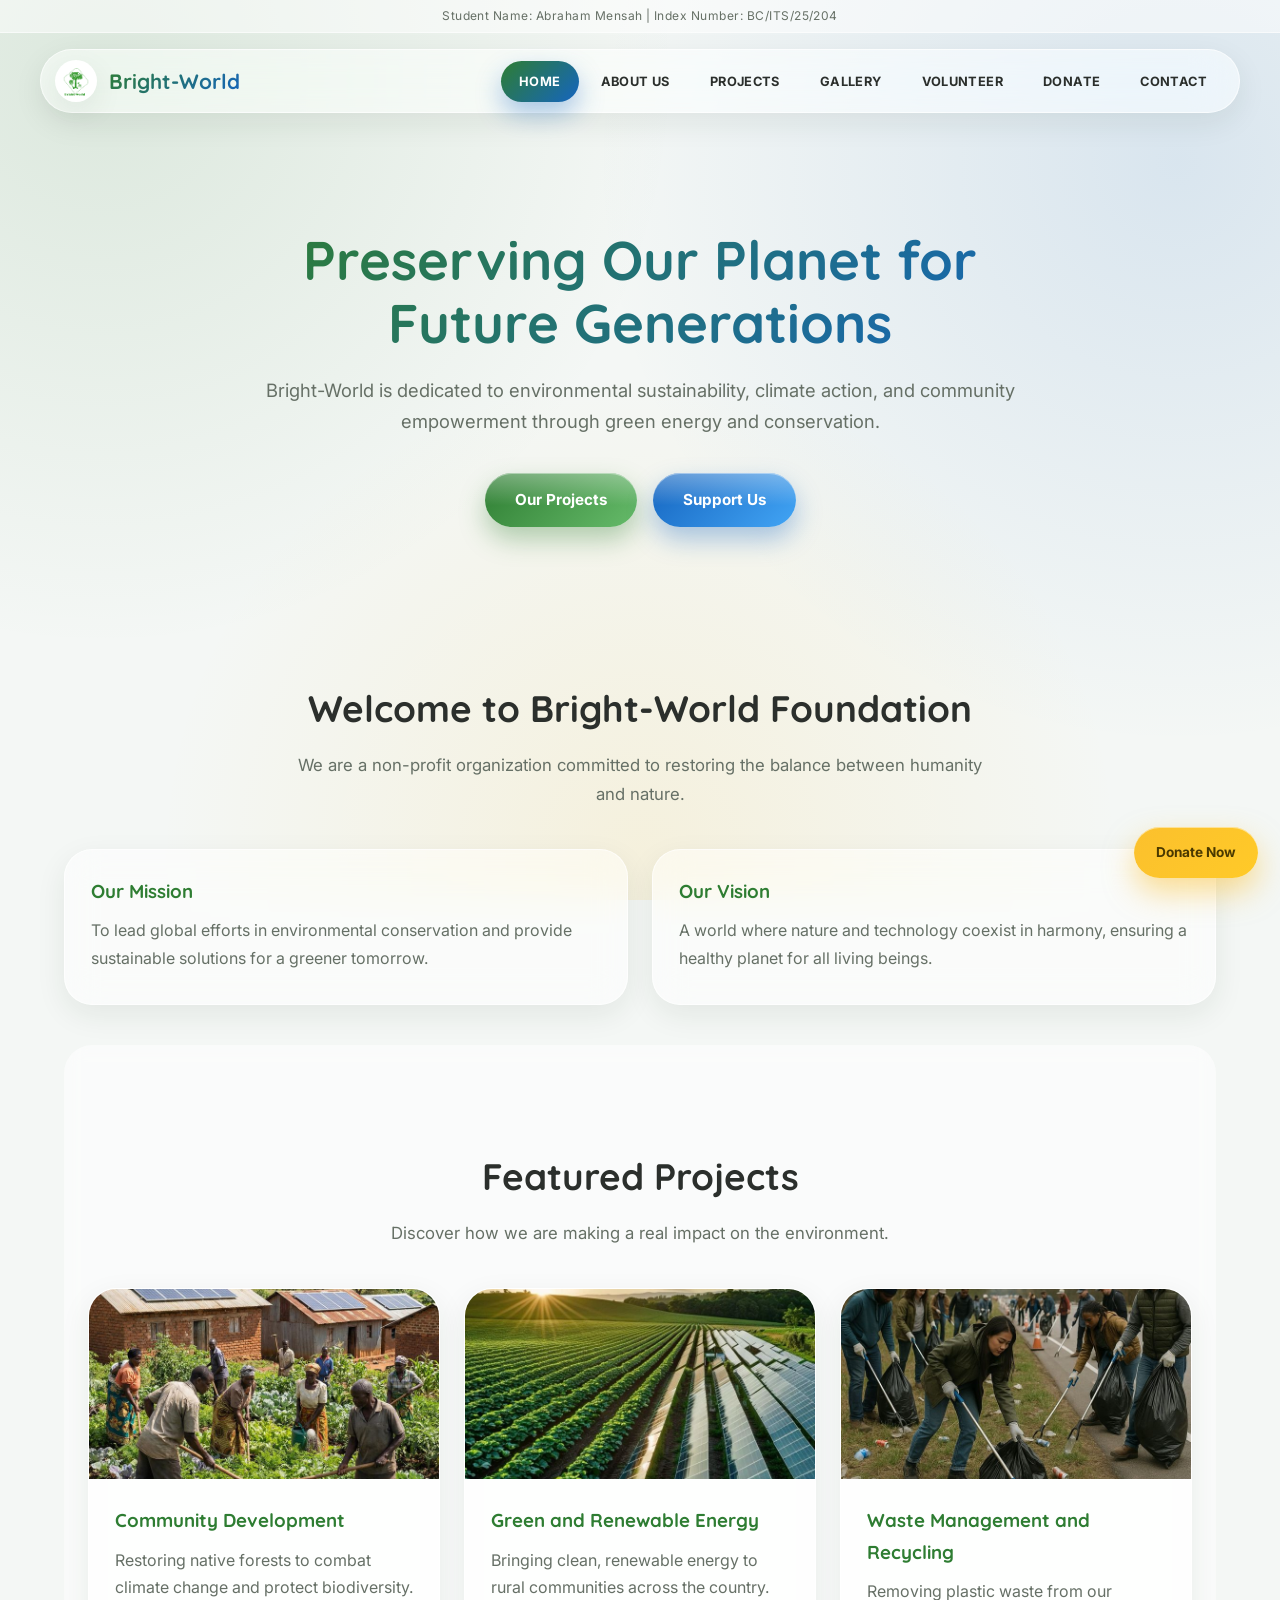
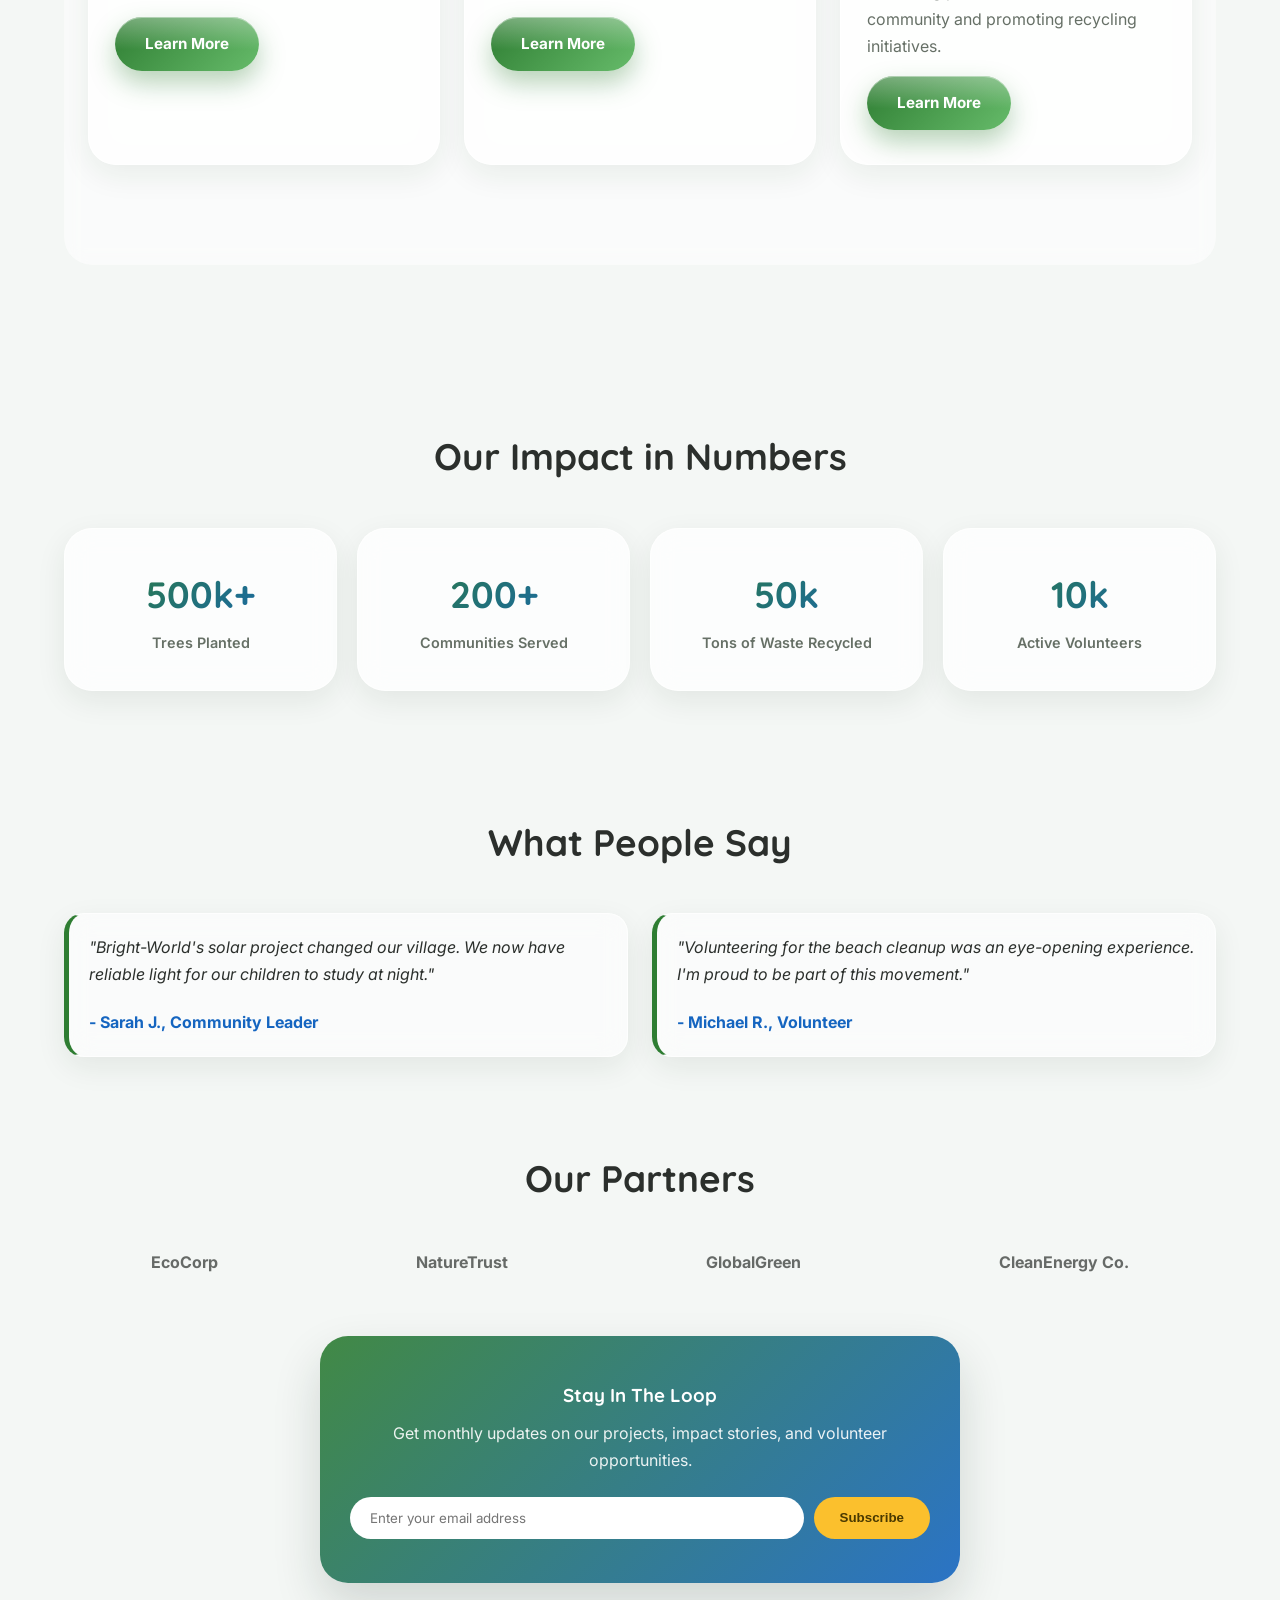
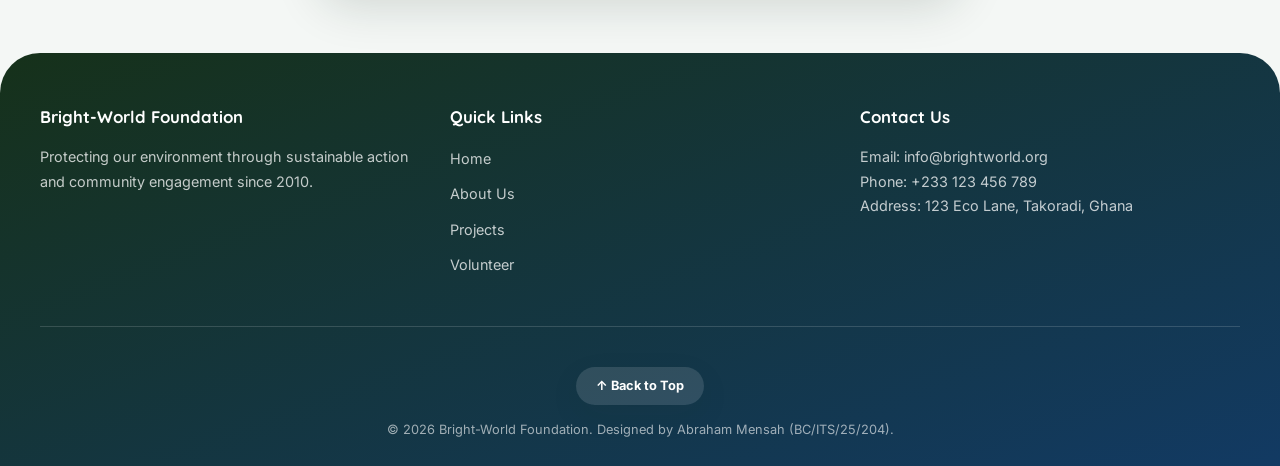
<file: index.html>
<!DOCTYPE html>
<html lang="en">
<head>
    <meta charset="UTF-8">
    <meta name="viewport" content="width=device-width, initial-scale=1.0">
    <meta name="description" content="Bright-World Foundation is a Ghana-based environmental NGO leading reforestation, renewable energy, and clean water projects for a sustainable future.">
    <title>Home | Bright-World Foundation</title>
    <link rel="stylesheet" href="css/style.css">
</head>
<body>
    <!-- Student Information Header -->
    <div class="header-top">
        Student Name: Abraham Mensah | Index Number: BC/ITS/25/204
    </div>

    <header>
        <div class="nav-container">
            <div class="logo-section">
                <img src="images/Bright world.png" alt="Bright-World Foundation Logo">
                <h1>Bright-World</h1>
            </div>
            <input type="checkbox" id="nav-toggle" class="nav-toggle">
            <label for="nav-toggle" class="nav-toggle-label" aria-label="Toggle navigation menu">
                <span></span><span></span><span></span>
            </label>
            <nav>
                <ul>
                    <li><a href="index.html" aria-current="page">HOME</a></li>
                    <li><a href="about.html">ABOUT US</a></li>
                    <li><a href="projects.html">PROJECTS</a></li>
                    <li><a href="gallery.html">GALLERY</a></li>
                    <li><a href="volunteer.html">VOLUNTEER</a></li>
                    <li><a href="donate.html">DONATE</a></li>
                    <li><a href="contact.html">CONTACT</a></li>
                </ul>
            </nav>
        </div>
    </header>

    <a href="donate.html" class="float-donate">Donate Now</a>

    <main>
        <!-- Hero Section -->
        <section class="hero">
            <h2>Preserving Our Planet for Future Generations</h2>
            <p>Bright-World is dedicated to environmental sustainability, climate action, and community empowerment through green energy and conservation.</p>
            <div class="hero-btns">
                <a href="projects.html" class="btn">Our Projects</a>
                <a href="donate.html" class="btn btn-secondary">Support Us</a>
            </div>
        </section>

        <!-- Brief Introduction -->
        <section id="intro">
            <div class="section-title">
                <h2>Welcome to Bright-World Foundation</h2>
                <p>We are a non-profit organization committed to restoring the balance between humanity and nature.</p>
            </div>
            <div class="flex-container">
                <div class="card" style="flex: 1; min-width: 300px;">
                    <div class="card-content">
                        <h3>Our Mission</h3>
                        <p>To lead global efforts in environmental conservation
                              and provide sustainable solutions for a greener tomorrow.</p>
                    </div>
                </div>
                <div class="card" style="flex: 1; min-width: 300px;">
                    <div class="card-content">
                        <h3>Our Vision</h3>
                        <p>A world where nature and technology coexist in harmony, ensuring a healthy planet for all living beings.</p>
                    </div>
                </div>
            </div>
        </section>

        <!-- Featured Projects -->
        <section id="featured-projects" class="light-bg">
            <div class="section-title">
                <h2>Featured Projects</h2>
                <p>Discover how we are making a real impact on the environment.</p>
            </div>
            <div class="grid-container">
                <div class="card">
                    <div class="card-img"><img src="images/Community Development.png" alt="Tree Planting"></div>
                    <div class="card-content">
                        <h3>Community Development</h3>
                        <p>Restoring native forests to combat climate change and protect biodiversity.</p>
                        <a href="projects.html" class="btn" style="margin-top: 10px;">Learn More</a>
                    </div>
                </div>
                <div class="card">
                    <div class="card-img"><img src="images/Green and Renewable Energy.png" alt="Solar Farm"></div>
                    <div class="card-content">
                        <h3>Green and Renewable Energy</h3>
                        <p>Bringing clean, renewable energy to rural communities across the country.</p>
                        <a href="projects.html" class="btn" style="margin-top: 10px;">Learn More</a>
                    </div>
                </div>
                <div class="card">
                    <div class="card-img"><img src="images/Waste Management and Recycling.png" alt="Beach Cleanup"></div>
                    <div class="card-content">
                        <h3>Waste Management and Recycling</h3>
                        <p>Removing plastic waste from our community and promoting recycling initiatives.</p>
                        <a href="projects.html" class="btn" style="margin-top: 10px;">Learn More</a>
                    </div>
                </div>
            </div>
        </section>

        <!-- Statistics -->
        <section class="stats-section">
            <div class="section-title">
                <h2>Our Impact in Numbers</h2>
            </div>
            <div class="stats-grid">
                <div class="stat-item">
                    <h3>500k+</h3>
                    <p>Trees Planted</p>
                </div>
                <div class="stat-item">
                    <h3>200+</h3>
                    <p>Communities Served</p>
                </div>
                <div class="stat-item">
                    <h3>50k</h3>
                    <p>Tons of Waste Recycled</p>
                </div>
                <div class="stat-item">
                    <h3>10k</h3>
                    <p>Active Volunteers</p>
                </div>
            </div>
        </section>

        <!-- Testimonials -->
        <section id="testimonials">
            <div class="section-title">
                <h2>What People Say</h2>
            </div>
            <div class="flex-container">
                <blockquote style="padding: 20px; flex: 1; min-width: 300px;">
                    "Bright-World's solar project changed our village. We now have reliable light for our children to study at night."
                    <footer style="background: none; padding: 10px 0 0; margin-top: 10px; border: none;">- Sarah J., Community Leader</footer>
                </blockquote>
                <blockquote style="padding: 20px; flex: 1; min-width: 300px;">
                    "Volunteering for the beach cleanup was an eye-opening experience. I'm proud to be part of this movement."
                    <footer style="background: none; padding: 10px 0 0; margin-top: 10px; border: none;">- Michael R., Volunteer</footer>
                </blockquote>
            </div>
        </section>

        <!-- Partners -->
        <section id="partners">
            <div class="section-title">
                <h2>Our Partners</h2>
            </div>
            <div class="flex-container" style="justify-content: space-around; opacity: 0.7;">
                <p><strong>EcoCorp</strong></p>
                <p><strong>NatureTrust</strong></p>
                <p><strong>GlobalGreen</strong></p>
                <p><strong>CleanEnergy Co.</strong></p>
            </div>
        </section>

        <!-- Newsletter Signup (new) -->
        <section class="newsletter">
            <h3>Stay In The Loop</h3>
            <p>Get monthly updates on our projects, impact stories, and volunteer opportunities.</p>
            <form action="#" method="POST" class="newsletter-form">
                <label for="newsletter-email" class="visually-hidden" style="display:none;">Email address</label>
                <input type="email" id="newsletter-email" name="newsletter-email" placeholder="Enter your email address" required autocomplete="email">
                <button type="submit">Subscribe</button>
            </form>
        </section>
    </main>

    <footer>
        <div class="footer-grid">
            <div class="footer-about">
                <h3>Bright-World Foundation</h3>
                <p>Protecting our environment through sustainable action and community engagement since 2010.</p>
            </div>
            <div class="footer-links">
                <h3>Quick Links</h3>
                <ul>
                    <li><a href="index.html">Home</a></li>
                    <li><a href="about.html">About Us</a></li>
                    <li><a href="projects.html">Projects</a></li>
                    <li><a href="volunteer.html">Volunteer</a></li>
                </ul>
            </div>
            <div class="footer-contact">
                <h3>Contact Us</h3>
                <p>Email: info@brightworld.org</p>
                <p>Phone: +233 123 456 789</p>
                <p>Address: 123 Eco Lane, Takoradi, Ghana</p>
            </div>
        </div>
        <div class="footer-bottom">
            <a href="#top" class="back-to-top">↑ Back to Top</a>
            <p style="margin-top:14px;">&copy; 2026 Bright-World Foundation. Designed by Abraham Mensah (BC/ITS/25/204).</p>
        </div>
    </footer>
</body>
</html>
</file>
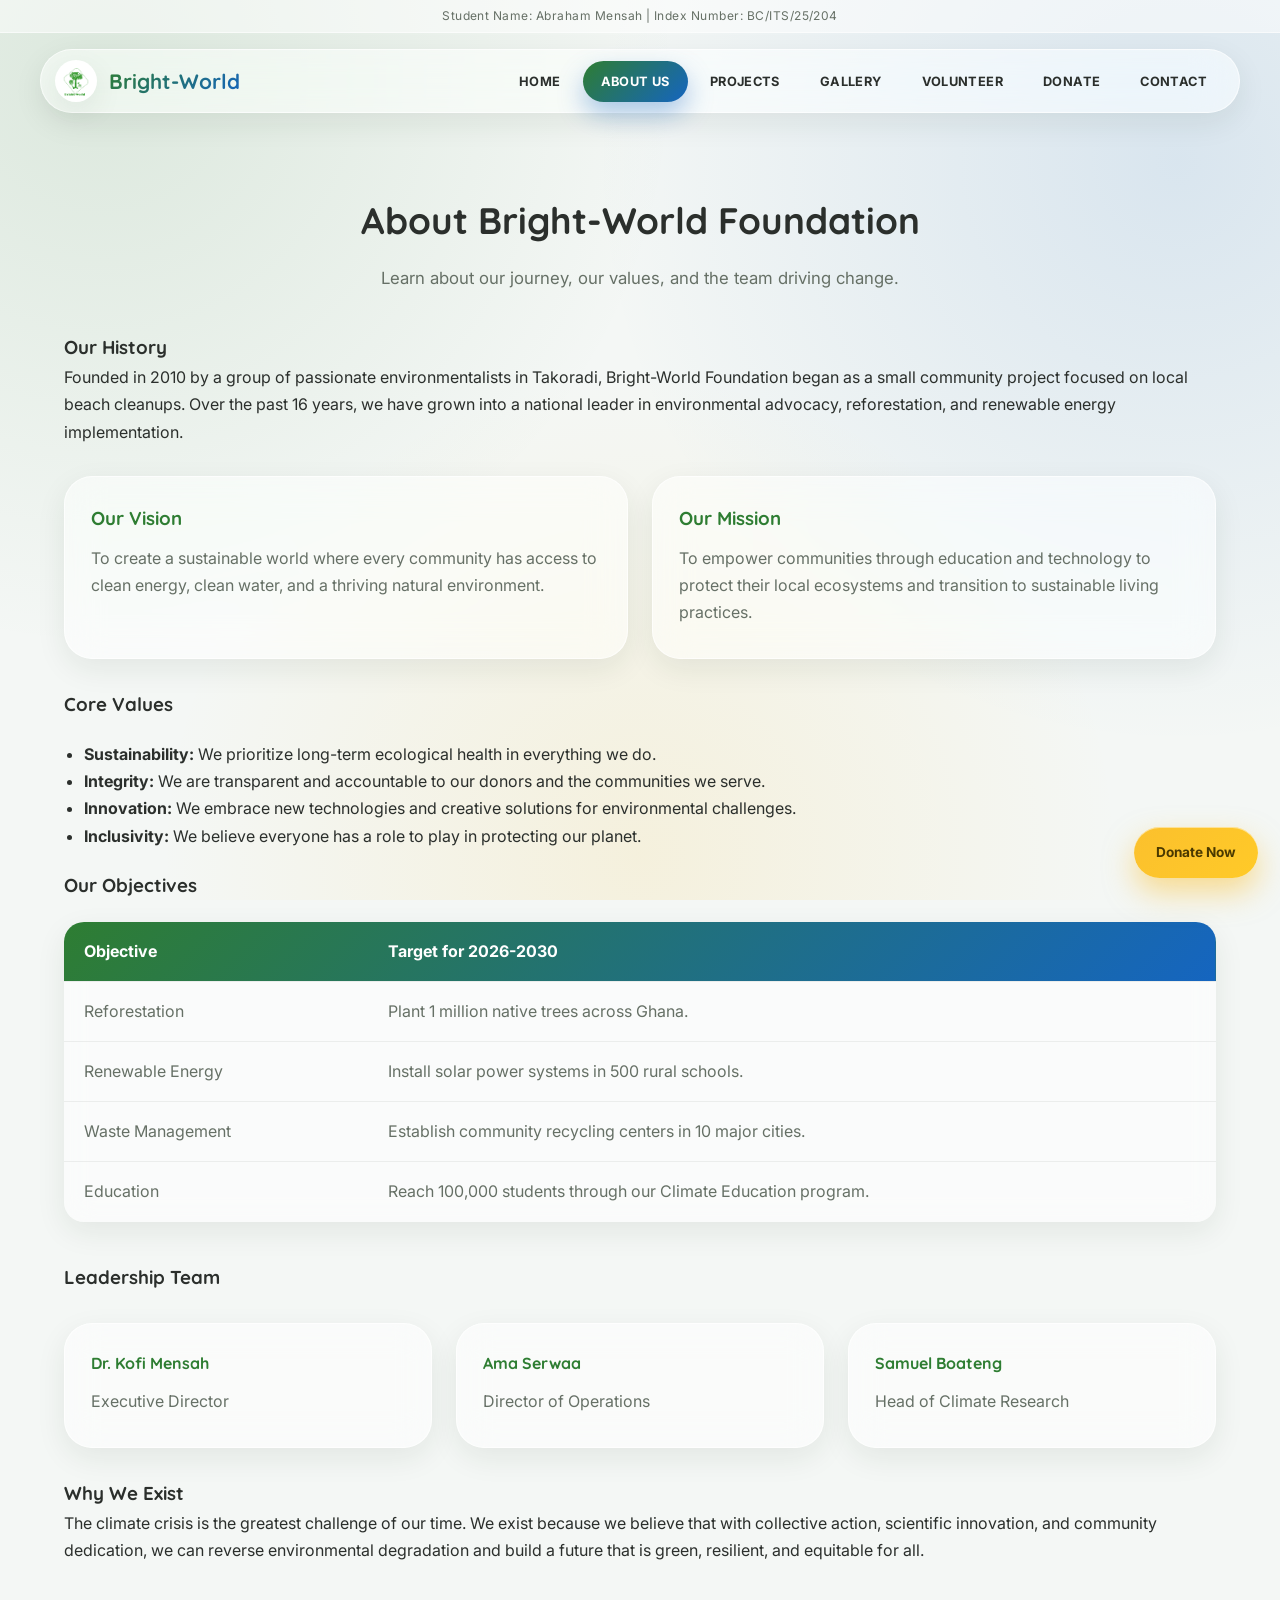
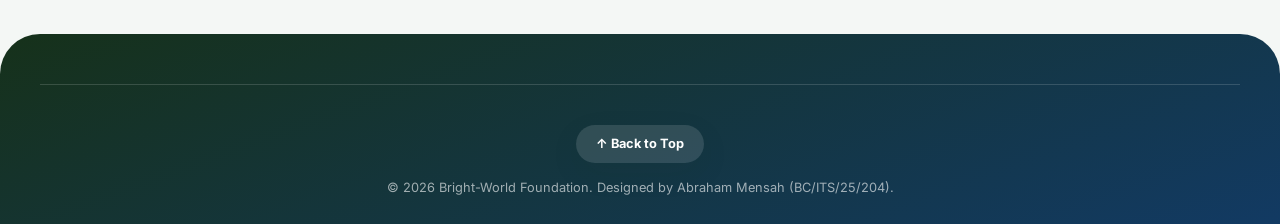
<file: about.html>
<!DOCTYPE html>
<html lang="en">
<head>
    <meta charset="UTF-8">
    <meta name="viewport" content="width=device-width, initial-scale=1.0">
    <meta name="description" content="Learn about Bright-World Foundation's history, mission, vision, core values, and the leadership team driving environmental change in Ghana.">
    <title>About Us | Bright-World</title>
    <link rel="stylesheet" href="css/style.css">
</head>
<body>
    <div class="header-top">
        Student Name: Abraham Mensah | Index Number: BC/ITS/25/204
    </div>

    <header>
        <div class="nav-container">
            <div class="logo-section">
                <img src="images/Bright world.png" alt="Bright-World Foundation Logo">
                <h1>Bright-World</h1>
            </div>
            <input type="checkbox" id="nav-toggle" class="nav-toggle">
            <label for="nav-toggle" class="nav-toggle-label" aria-label="Toggle navigation menu">
                <span></span><span></span><span></span>
            </label>
            <nav>
                <ul>
                    <li><a href="index.html">HOME</a></li>
                    <li><a href="about.html" aria-current="page">ABOUT US</a></li>
                    <li><a href="projects.html">PROJECTS</a></li>
                    <li><a href="gallery.html">GALLERY</a></li>
                    <li><a href="volunteer.html">VOLUNTEER</a></li>
                    <li><a href="donate.html">DONATE</a></li>
                    <li><a href="contact.html">CONTACT</a></li>
                </ul>
            </nav>
        </div>
    </header>

    <a href="donate.html" class="float-donate">Donate Now</a>

    <main>
        <section class="section-title">
            <h2>About Bright-World Foundation</h2>
            <p>Learn about our journey, our values, and the team driving change.</p>
        </section>

        <section id="history">
            <h3>Our History</h3>
            <p>Founded in 2010 by a group of passionate environmentalists in Takoradi, Bright-World Foundation began as a small community project focused on local beach cleanups. Over the past 16 years, we have grown into a national leader in environmental advocacy, reforestation, and renewable energy implementation.</p>
        </section>

        <section id="mission-vision" class="grid-container">
            <div class="card">
                <div class="card-content">
                    <h3>Our Vision</h3>
                    <p>To create a sustainable world where every community has access to clean energy, clean water, and a thriving natural environment.</p>
                </div>
            </div>
            <div class="card">
                <div class="card-content">
                    <h3>Our Mission</h3>
                    <p>To empower communities through education and technology to protect their local ecosystems and transition to sustainable living practices.</p>
                </div>
            </div>
        </section>

        <section id="values">
            <h3>Core Values</h3>
            <ul style="margin: 20px 0; padding-left: 20px; list-style: disc;">
                <li><strong>Sustainability:</strong> We prioritize long-term ecological health in everything we do.</li>
                <li><strong>Integrity:</strong> We are transparent and accountable to our donors and the communities we serve.</li>
                <li><strong>Innovation:</strong> We embrace new technologies and creative solutions for environmental challenges.</li>
                <li><strong>Inclusivity:</strong> We believe everyone has a role to play in protecting our planet.</li>
            </ul>
        </section>

        <section id="objectives">
            <h3>Our Objectives</h3>
            <table>
                <thead>
                    <tr>
                        <th>Objective</th>
                        <th>Target for 2026-2030</th>
                    </tr>
                </thead>
                <tbody>
                    <tr>
                        <td>Reforestation</td>
                        <td>Plant 1 million native trees across Ghana.</td>
                    </tr>
                    <tr>
                        <td>Renewable Energy</td>
                        <td>Install solar power systems in 500 rural schools.</td>
                    </tr>
                    <tr>
                        <td>Waste Management</td>
                        <td>Establish community recycling centers in 10 major cities.</td>
                    </tr>
                    <tr>
                        <td>Education</td>
                        <td>Reach 100,000 students through our Climate Education program.</td>
                    </tr>
                </tbody>
            </table>
        </section>

        <section id="team">
            <h3>Leadership Team</h3>
            <div class="grid-container">
                <div class="card">
                    <div class="card-content">
                        <h4>Dr. Kofi Mensah</h4>
                        <p>Executive Director</p>
                    </div>
                </div>
                <div class="card">
                    <div class="card-content">
                        <h4>Ama Serwaa</h4>
                        <p>Director of Operations</p>
                    </div>
                </div>
                <div class="card">
                    <div class="card-content">
                        <h4>Samuel Boateng</h4>
                        <p>Head of Climate Research</p>
                    </div>
                </div>
            </div>
        </section>

        <section id="why-exists">
            <h3>Why We Exist</h3>
            <p>The climate crisis is the greatest challenge of our time. We exist because we believe that with collective action, scientific innovation, and community dedication, we can reverse environmental degradation and build a future that is green, resilient, and equitable for all.</p>
        </section>
    </main>

    <footer>
        <div class="footer-bottom">
            <a href="#top" class="back-to-top">↑ Back to Top</a>
            <p style="margin-top:14px;">&copy; 2026 Bright-World Foundation. Designed by Abraham Mensah (BC/ITS/25/204).</p>
        </div>
    </footer>
</body>
</html>
</file>
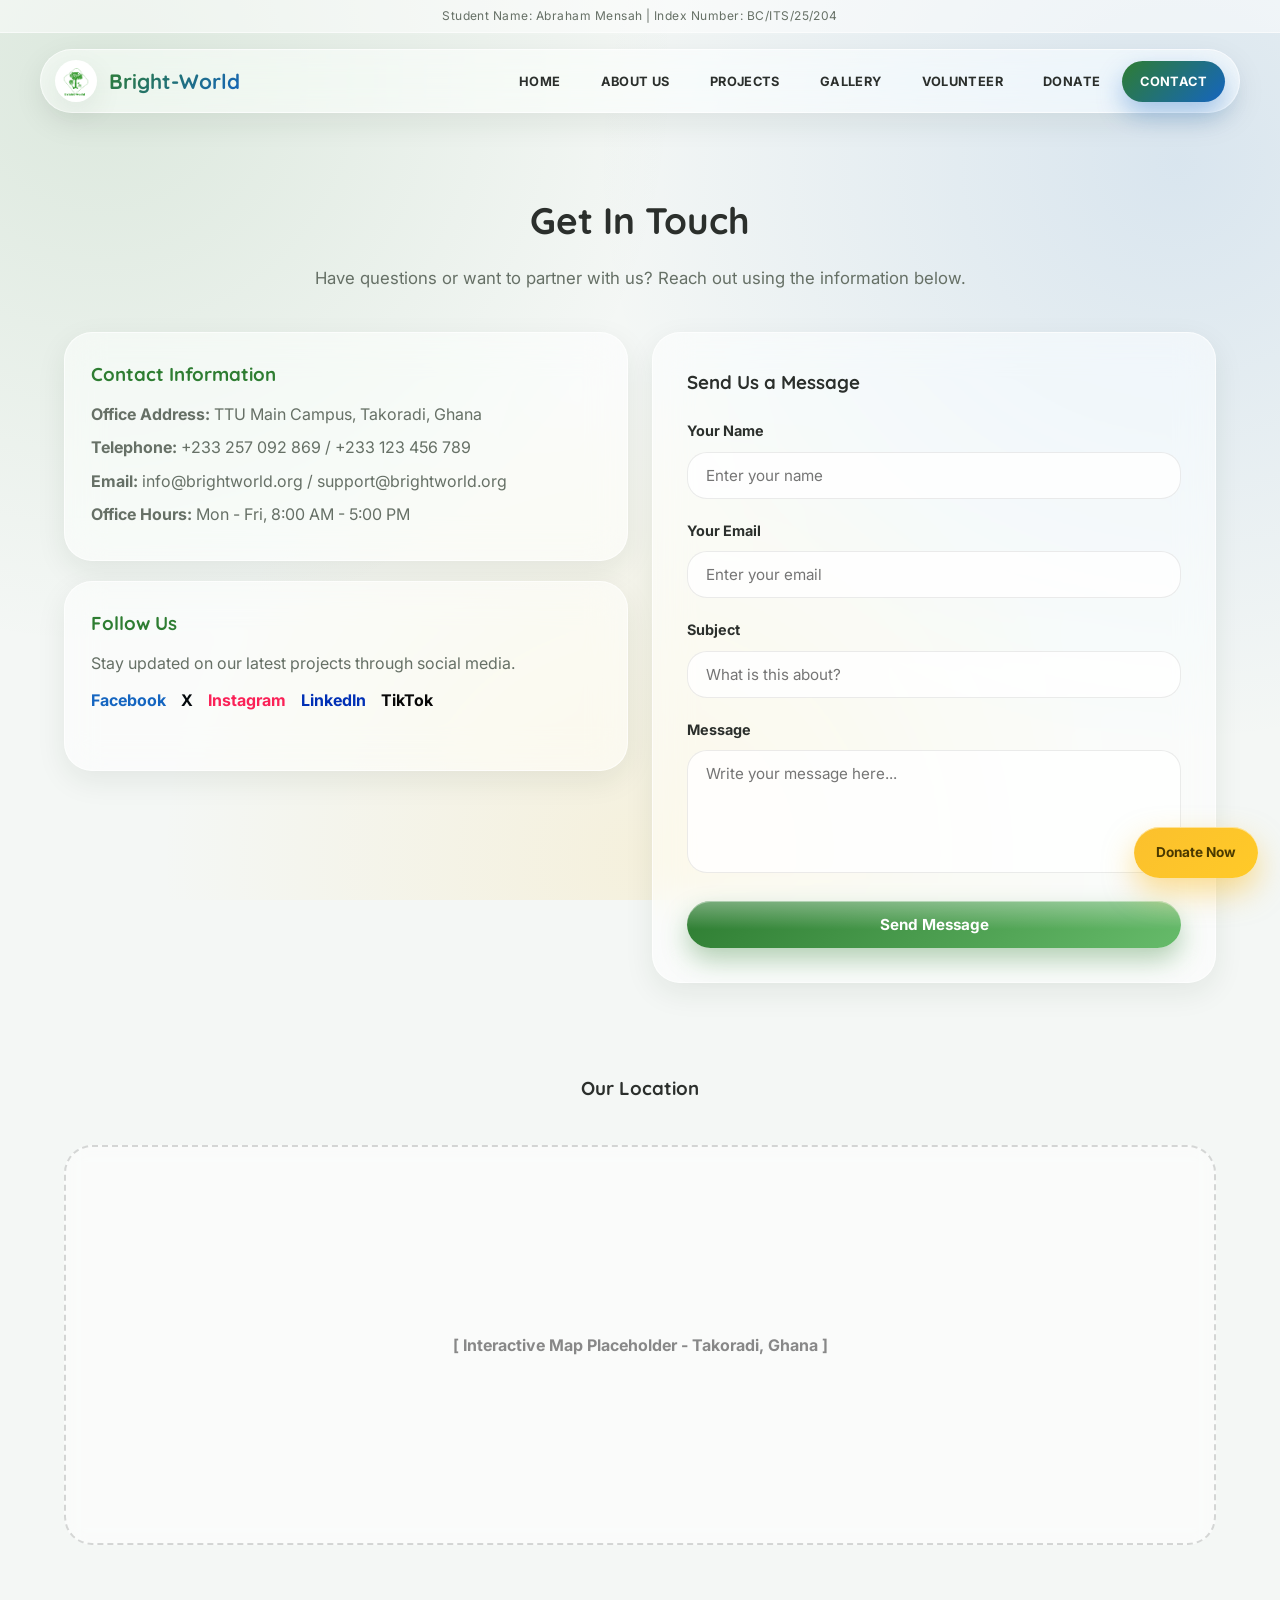
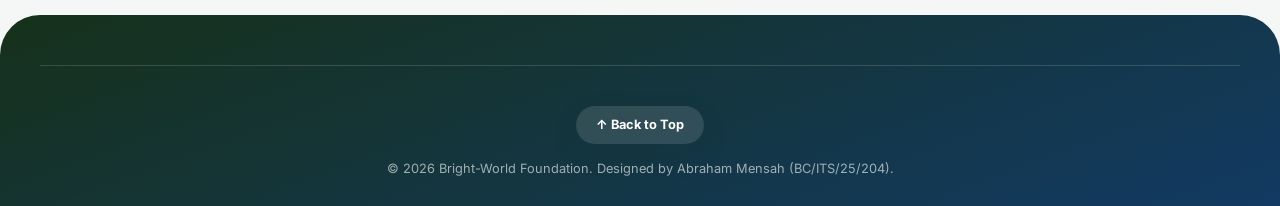
<file: contact.html>
<!DOCTYPE html>
<html lang="en">
<head>
    <meta charset="UTF-8">
    <meta name="viewport" content="width=device-width, initial-scale=1.0">
    <meta name="description" content="Contact Bright-World Foundation. Find our office address, phone, email, and social media, or send us a message directly.">
    <title>Contact Us | Bright-World Foundation</title>
    <link rel="stylesheet" href="css/style.css">
</head>
<body>
    <div class="header-top">
        Student Name: Abraham Mensah | Index Number: BC/ITS/25/204
    </div>

    <header>
        <div class="nav-container">
            <div class="logo-section">
                <img src="images/Bright world.png" alt="Bright-World Foundation Logo">
                <h1>Bright-World</h1>
            </div>
            <input type="checkbox" id="nav-toggle" class="nav-toggle">
            <label for="nav-toggle" class="nav-toggle-label" aria-label="Toggle navigation menu">
                <span></span><span></span><span></span>
            </label>
            <nav>
                <ul>
                    <li><a href="index.html">HOME</a></li>
                    <li><a href="about.html">ABOUT US</a></li>
                    <li><a href="projects.html">PROJECTS</a></li>
                    <li><a href="gallery.html">GALLERY</a></li>
                    <li><a href="volunteer.html">VOLUNTEER</a></li>
                    <li><a href="donate.html">DONATE</a></li>
                    <li><a href="contact.html" aria-current="page">CONTACT</a></li>
                </ul>
            </nav>
        </div>
    </header>

    <a href="donate.html" class="float-donate">Donate Now</a>

    <main>
        <section class="section-title">
            <h2>Get In Touch</h2>
            <p>Have questions or want to partner with us? Reach out using the information below.</p>
        </section>

        <section class="grid-container">
            <!-- Contact Info -->
            <div class="contact-info">
                <div class="card" style="margin-bottom: 20px;">
                    <div class="card-content">
                        <h3>Contact Information</h3>
                        <p><strong>Office Address:</strong> TTU Main Campus, Takoradi, Ghana</p>
                        <p><strong>Telephone:</strong> +233 257 092 869 / +233 123 456 789</p>
                        <p><strong>Email:</strong> info@brightworld.org / support@brightworld.org</p>
                        <p><strong>Office Hours:</strong> Mon - Fri, 8:00 AM - 5:00 PM</p>
                    </div>
                </div>

                <div class="card">
                    <div class="card-content">
                        <h3>Follow Us</h3>
                        <p>Stay updated on our latest projects through social media.</p>
                        <div class="flex-container" style="justify-content: flex-start; gap: 15px; margin-top: 10px;">
                            <a href="#" style="color: var(--secondary-color); font-weight: bold;">Facebook</a>
                            <a href="#" style="color: #04090c; font-weight: bold;">X</a>
                            <a href="#" style="color: #fa2157; font-weight: bold;">Instagram</a>
                            <a href="#" style="color: #0030b5; font-weight: bold;">LinkedIn</a>
                            <a href="#" style="color: #070707; font-weight: bold;">TikTok</a>
                        </div>
                    </div>
                </div>
            </div>

            <!-- Contact Form -->
            <div class="form-container">
                <h3 style="margin-bottom: 20px;">Send Us a Message</h3>
                <form action="#" method="POST">
                    <div class="form-group">
                        <label for="name">Your Name</label>
                        <input type="text" id="name" name="name" required placeholder="Enter your name" autocomplete="name">
                    </div>
                    <div class="form-group">
                        <label for="email">Your Email</label>
                        <input type="email" id="email" name="email" required placeholder="Enter your email" autocomplete="email">
                    </div>
                    <div class="form-group">
                        <label for="subject">Subject</label>
                        <input type="text" id="subject" name="subject" required placeholder="What is this about?">
                    </div>
                    <div class="form-group">
                        <label for="message">Message</label>
                        <textarea id="message" name="message" rows="5" required placeholder="Write your message here..."></textarea>
                    </div>
                    <button type="submit" class="btn" style="width: 100%;">Send Message</button>
                </form>
            </div>
        </section>

        <!-- Map Placeholder -->
        <section id="map">
            <div class="section-title">
                <h3>Our Location</h3>
            </div>
            <div style="width: 100%; height: 400px; background-color: rgba(255,255,255,0.5); backdrop-filter: blur(10px); border-radius: var(--radius-lg); display: flex; justify-content: center; align-items: center; border: 2px dashed rgba(0,0,0,0.15);">
                <p style="color: #888; font-weight: bold;">[ Interactive Map Placeholder - Takoradi, Ghana ]</p>
            </div>
        </section>
    </main>

    <footer>
        <div class="footer-bottom">
            <a href="#top" class="back-to-top">↑ Back to Top</a>
            <p style="margin-top:14px;">&copy; 2026 Bright-World Foundation. Designed by Abraham Mensah (BC/ITS/25/204).</p>
        </div>
    </footer>
</body>
</html>
</file>
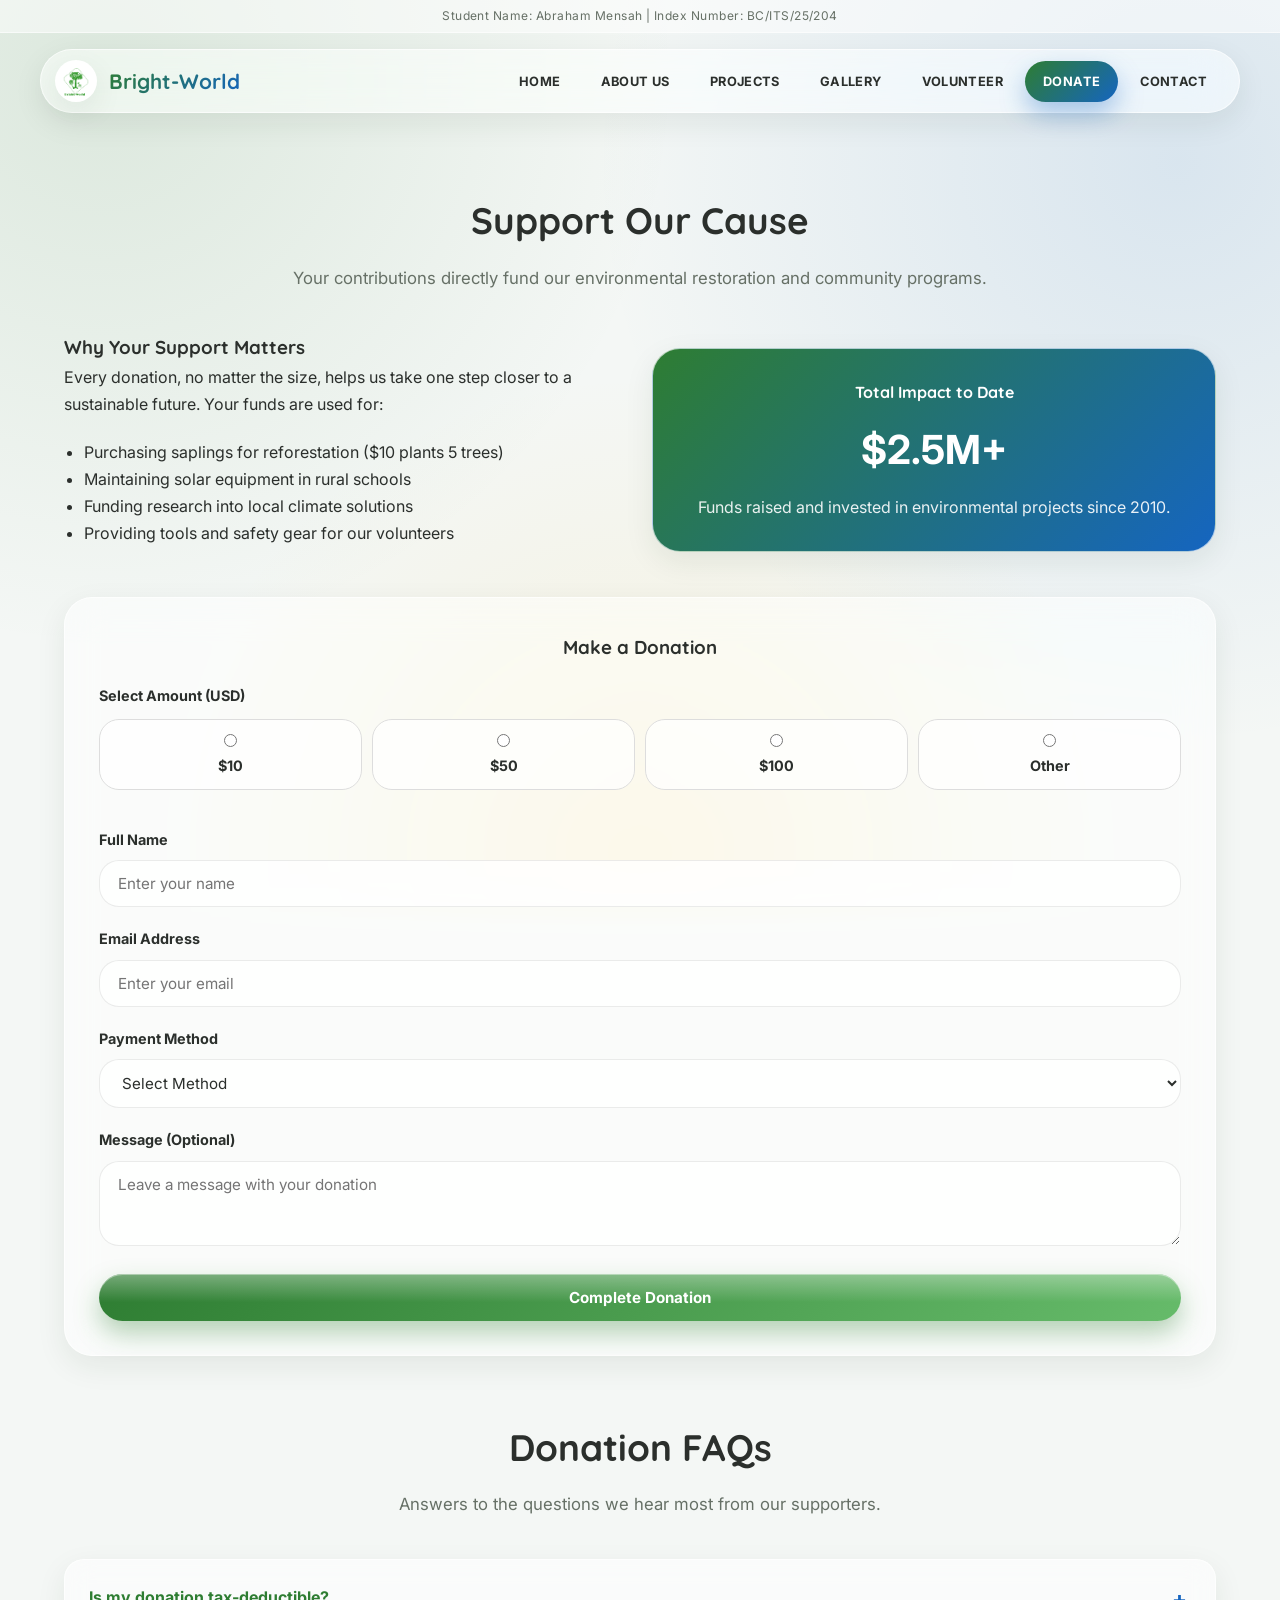
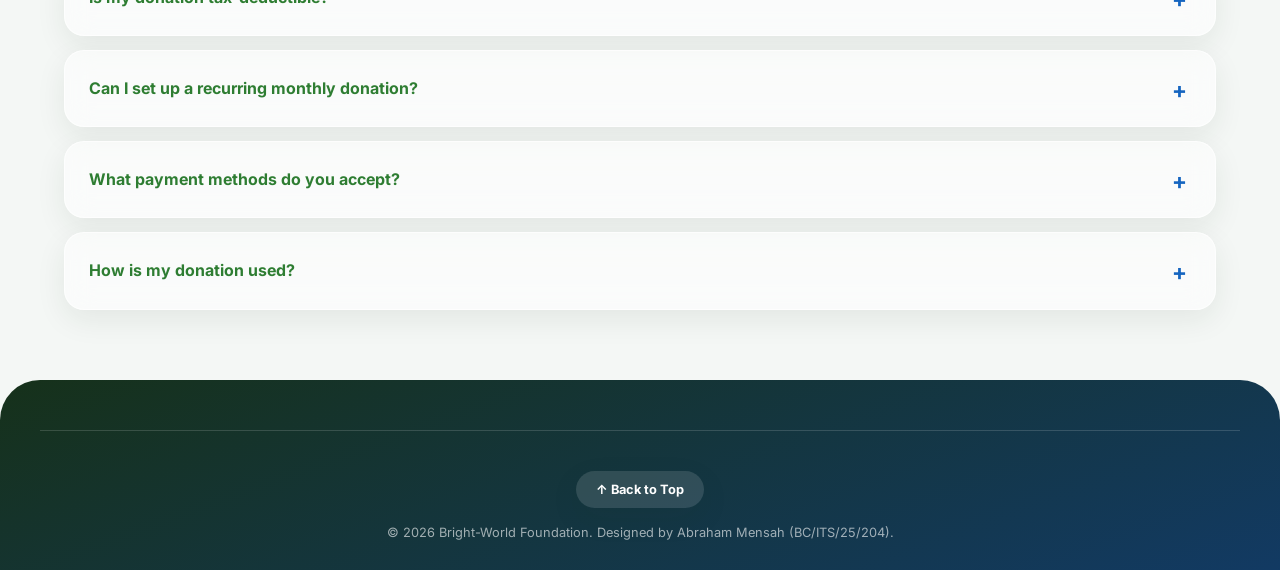
<file: donate.html>
<!DOCTYPE html>
<html lang="en">
<head>
    <meta charset="UTF-8">
    <meta name="viewport" content="width=device-width, initial-scale=1.0">
    <meta name="description" content="Support Bright-World Foundation's environmental work. Donate to fund reforestation, solar energy, and clean water programs across Ghana.">
    <title>Donate | Bright-World Foundation</title>
    <link rel="stylesheet" href="css/style.css">
</head>
<body>
    <div class="header-top">
        Student Name: Abraham Mensah | Index Number: BC/ITS/25/204
    </div>

    <header>
        <div class="nav-container">
            <div class="logo-section">
                <img src="images/Bright world.png" alt="Bright-World Foundation Logo">
                <h1>Bright-World</h1>
            </div>
            <input type="checkbox" id="nav-toggle" class="nav-toggle">
            <label for="nav-toggle" class="nav-toggle-label" aria-label="Toggle navigation menu">
                <span></span><span></span><span></span>
            </label>
            <nav>
                <ul>
                    <li><a href="index.html">HOME</a></li>
                    <li><a href="about.html">ABOUT US</a></li>
                    <li><a href="projects.html">PROJECTS</a></li>
                    <li><a href="gallery.html">GALLERY</a></li>
                    <li><a href="volunteer.html">VOLUNTEER</a></li>
                    <li><a href="donate.html" aria-current="page">DONATE</a></li>
                    <li><a href="contact.html">CONTACT</a></li>
                </ul>
            </nav>
        </div>
    </header>

    <main>
        <section class="section-title">
            <h2>Support Our Cause</h2>
            <p>Your contributions directly fund our environmental restoration and community programs.</p>
        </section>

        <section id="why-donate">
            <div class="flex-container" style="align-items: center;">
                <div style="flex: 1; min-width: 300px;">
                    <h3>Why Your Support Matters</h3>
                    <p>Every donation, no matter the size, helps us take one step closer to a sustainable future. Your funds are used for:</p>
                    <ul style="margin: 20px 0; padding-left: 20px; list-style: disc;">
                        <li>Purchasing saplings for reforestation ($10 plants 5 trees)</li>
                        <li>Maintaining solar equipment in rural schools</li>
                        <li>Funding research into local climate solutions</li>
                        <li>Providing tools and safety gear for our volunteers</li>
                    </ul>
                </div>
                <div style="flex: 1; min-width: 300px; text-align: center;">
                    <div class="card" style="padding: 30px; background: linear-gradient(135deg, var(--primary-color), var(--secondary-color)); color: white;">
                        <h4 style="color: white;">Total Impact to Date</h4>
                        <p style="font-size: 2.5rem; font-weight: bold; margin: 10px 0;">$2.5M+</p>
                        <p style="color: rgba(255,255,255,0.9);">Funds raised and invested in environmental projects since 2010.</p>
                    </div>
                </div>
            </div>
        </section>

        <section id="donation-form">
            <div class="form-container">
                <h3 style="margin-bottom: 20px; text-align: center;">Make a Donation</h3>
                <form action="#" method="POST">
                    <div class="form-group">
                        <label>Select Amount (USD)</label>
                        <div class="flex-container" style="gap: 10px; margin-top: 10px;">
                            <label style="flex: 1; border: 1px solid #ddd; padding: 10px; text-align: center; cursor: pointer; border-radius: 5px;"><input type="radio" name="amount" value="10"> $10</label>
                            <label style="flex: 1; border: 1px solid #ddd; padding: 10px; text-align: center; cursor: pointer; border-radius: 5px;"><input type="radio" name="amount" value="50"> $50</label>
                            <label style="flex: 1; border: 1px solid #ddd; padding: 10px; text-align: center; cursor: pointer; border-radius: 5px;"><input type="radio" name="amount" value="100"> $100</label>
                            <label style="flex: 1; border: 1px solid #ddd; padding: 10px; text-align: center; cursor: pointer; border-radius: 5px;"><input type="radio" name="amount" value="other"> Other</label>
                        </div>
                    </div>

                    <div class="form-group">
                        <label for="donor-name">Full Name</label>
                        <input type="text" id="donor-name" name="donor-name" required placeholder="Enter your name" autocomplete="name">
                    </div>

                    <div class="form-group">
                        <label for="donor-email">Email Address</label>
                        <input type="email" id="donor-email" name="donor-email" required placeholder="Enter your email" autocomplete="email">
                    </div>

                    <div class="form-group">
                        <label for="payment-method">Payment Method</label>
                        <select id="payment-method" name="payment-method" required>
                            <option value="">Select Method</option>
                            <option value="credit-card">Credit / Debit Card</option>
                            <option value="momo">Mobile Money</option>
                            <option value="paypal">PayPal</option>
                        </select>
                    </div>

                    <div class="form-group">
                        <label for="message">Message (Optional)</label>
                        <textarea id="message" name="message" rows="3" placeholder="Leave a message with your donation"></textarea>
                    </div>

                    <button type="submit" class="btn" style="width: 100%; background-color: var(--secondary-color);">Complete Donation</button>
                </form>
            </div>
        </section>

        <!-- FAQ Section (new) -->
        <section id="donation-faq">
            <div class="section-title">
                <h2>Donation FAQs</h2>
                <p>Answers to the questions we hear most from our supporters.</p>
            </div>

            <details class="faq">
                <summary>Is my donation tax-deductible?</summary>
                <p>Bright-World Foundation is a registered non-profit in Ghana. Donors requesting a receipt for tax purposes can request one via our Contact page after completing a donation.</p>
            </details>

            <details class="faq">
                <summary>Can I set up a recurring monthly donation?</summary>
                <p>Yes. Choose your preferred amount above and select the "recurring" option with your payment provider, or mention it in the message field and our team will follow up to set it up.</p>
            </details>

            <details class="faq">
                <summary>What payment methods do you accept?</summary>
                <p>We accept credit and debit cards, Mobile Money, and PayPal, so you can give in the way that's most convenient for you.</p>
            </details>

            <details class="faq">
                <summary>How is my donation used?</summary>
                <p>Funds go directly toward reforestation, renewable energy installation, water projects, and volunteer support, as outlined in the "Why Your Support Matters" section above.</p>
            </details>
        </section>
    </main>

    <footer>
        <div class="footer-bottom">
            <a href="#top" class="back-to-top">↑ Back to Top</a>
            <p style="margin-top:14px;">&copy; 2026 Bright-World Foundation. Designed by Abraham Mensah (BC/ITS/25/204).</p>
        </div>
    </footer>
</body>
</html>
</file>
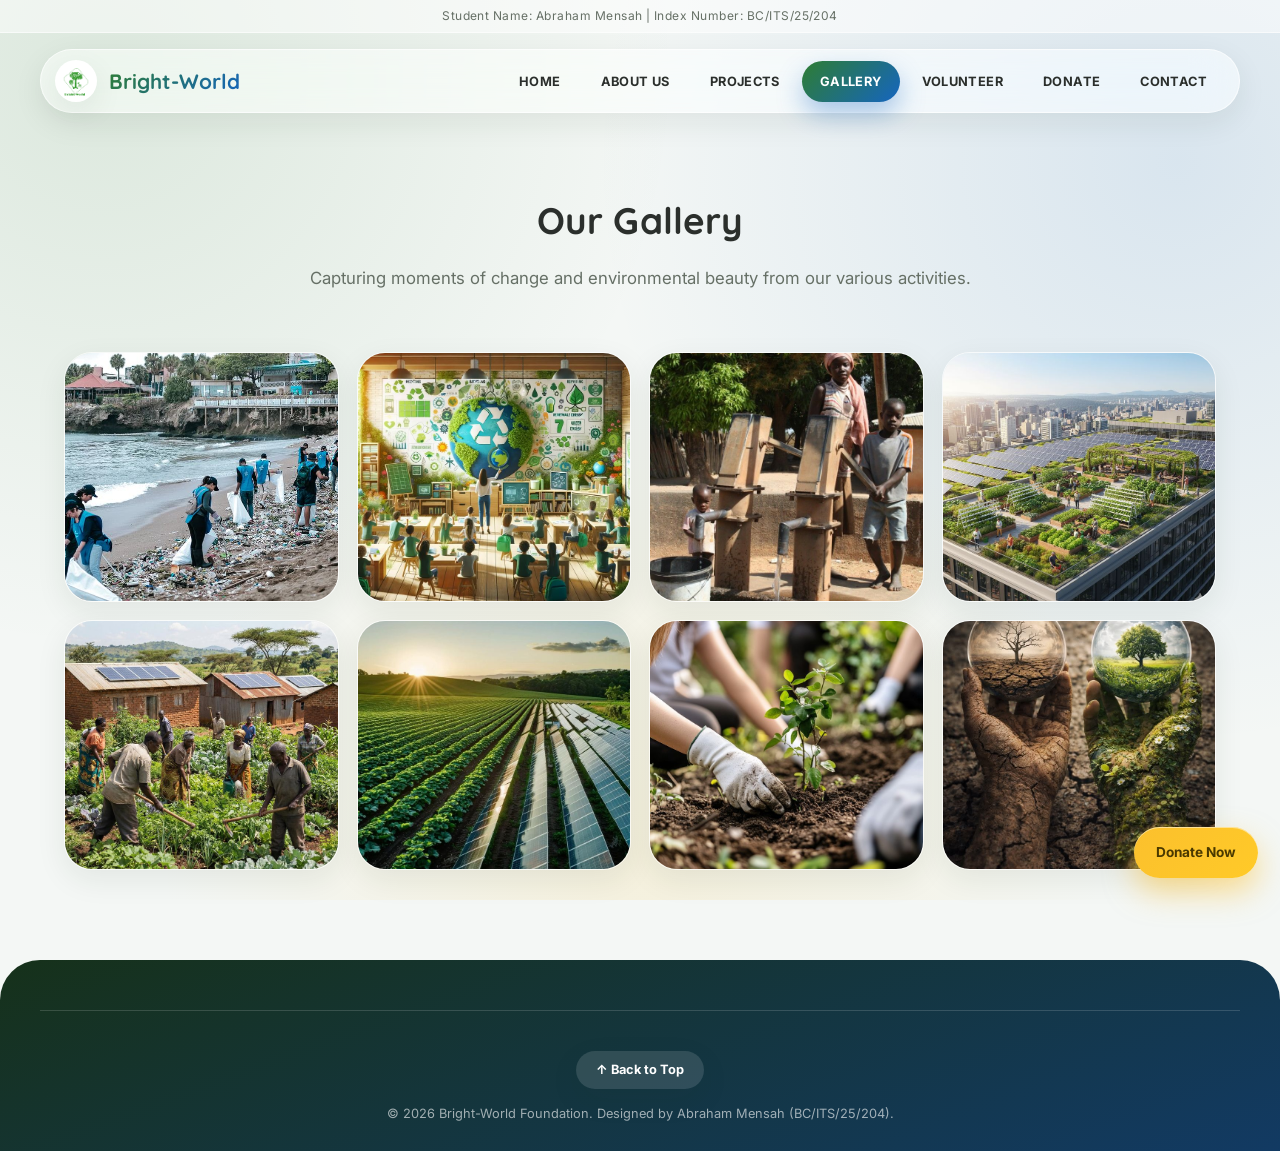
<file: gallery.html>
<!DOCTYPE html>
<html lang="en">
<head>
    <meta charset="UTF-8">
    <meta name="viewport" content="width=device-width, initial-scale=1.0">
    <meta name="description" content="Browse photos from Bright-World Foundation's beach cleanups, climate workshops, water projects, and renewable energy installations.">
    <title>Gallery | Bright-World Foundation</title>
    <link rel="stylesheet" href="css/style.css">
    <style>
        .gallery-grid {
            display: grid;
            grid-template-columns: repeat(auto-fit, minmax(250px, 1fr));
            grid-auto-rows: 250px;
            gap: 18px;
            padding: 20px 0;
        }
        .gallery-item {
            overflow: hidden;
            box-shadow: var(--shadow);
            position: relative;
            border: 1px solid var(--glass-border);
        }
        .gallery-item img {
            width: 100%;
            height: 100%;
            object-fit: cover;
            transition: transform 0.5s ease;
        }
        .gallery-item:hover img {
            transform: scale(1.1);
        }
        .gallery-overlay {
            position: absolute;
            bottom: 0;
            left: 0;
            right: 0;
            color: white;
            padding: 14px;
            font-weight: 600;
            transform: translateY(100%);
            transition: transform 0.3s ease;
        }
        .gallery-item:hover .gallery-overlay {
            transform: translateY(0);
        }
    </style>
</head>
<body>
    <div class="header-top">
        Student Name: Abraham Mensah | Index Number: BC/ITS/25/204
    </div>

    <header>
        <div class="nav-container">
            <div class="logo-section">
                <img src="images/Bright world.png" alt="Bright-World Foundation Logo">
                <h1>Bright-World</h1>
            </div>
            <input type="checkbox" id="nav-toggle" class="nav-toggle">
            <label for="nav-toggle" class="nav-toggle-label" aria-label="Toggle navigation menu">
                <span></span><span></span><span></span>
            </label>
            <nav>
                <ul>
                    <li><a href="index.html">HOME</a></li>
                    <li><a href="about.html">ABOUT US</a></li>
                    <li><a href="projects.html">PROJECTS</a></li>
                    <li><a href="gallery.html" aria-current="page">GALLERY</a></li>
                    <li><a href="volunteer.html">VOLUNTEER</a></li>
                    <li><a href="donate.html">DONATE</a></li>
                    <li><a href="contact.html">CONTACT</a></li>
                </ul>
            </nav>
        </div>
    </header>

    <a href="donate.html" class="float-donate">Donate Now</a>

    <main>
        <section class="section-title">
            <h2>Our Gallery</h2>
            <p>Capturing moments of change and environmental beauty from our various activities.</p>
        </section>

        <section>
            <div class="gallery-grid">
                 <div class="gallery-item">
                    <img src="images/costal.jpg" alt="Beach Cleanup">
                    <div class="gallery-overlay">Community Beach Cleanup</div>
                </div>
                <div class="gallery-item">
                    <img src="images/Climate Education Workshop.jpg" alt="Classroom Education">
                    <div class="gallery-overlay">Climate Education Workshop</div>
                </div>
                <div class="gallery-item">
                    <img src="images/Water and Sanitation.png" alt="Water Sanitation Project">
                    <div class="gallery-overlay">Clean Water Project</div>
                </div>
                <div class="gallery-item">
                    <img src="images/rooftop.jpg" alt="Rooftop Garden">
                    <div class="gallery-overlay">Urban Rooftop Farming</div>
                </div>
                <div class="gallery-item">
                    <img src="images/Community Development.png" alt="Tree Planting Activity">
                    <div class="gallery-overlay">Community Development</div>
                </div>
                <div class="gallery-item">
                    <img src="images/Green and Renewable Energy.png" alt="Solar Installation">
                    <div class="gallery-overlay">Green and Renewable Energy</div>
                </div>

                <div class="gallery-item">
                    <img src="images/Environmental sustanability.png" alt="Environmental Sustainability">
                    <div class="gallery-overlay">Symbol of Hope</div>
                </div>
                <div class="gallery-item">
                    <img src="images/Climate Change Awareness.png" alt="Climate Change Awareness">
                    <div class="gallery-overlay">Climate Change Awareness</div>
                </div>
            </div>
        </section>
    </main>

    <footer>
        <div class="footer-bottom">
            <a href="#top" class="back-to-top">↑ Back to Top</a>
            <p style="margin-top:14px;">&copy; 2026 Bright-World Foundation. Designed by Abraham Mensah (BC/ITS/25/204).</p>
        </div>
    </footer>
</body>
</html>
</file>
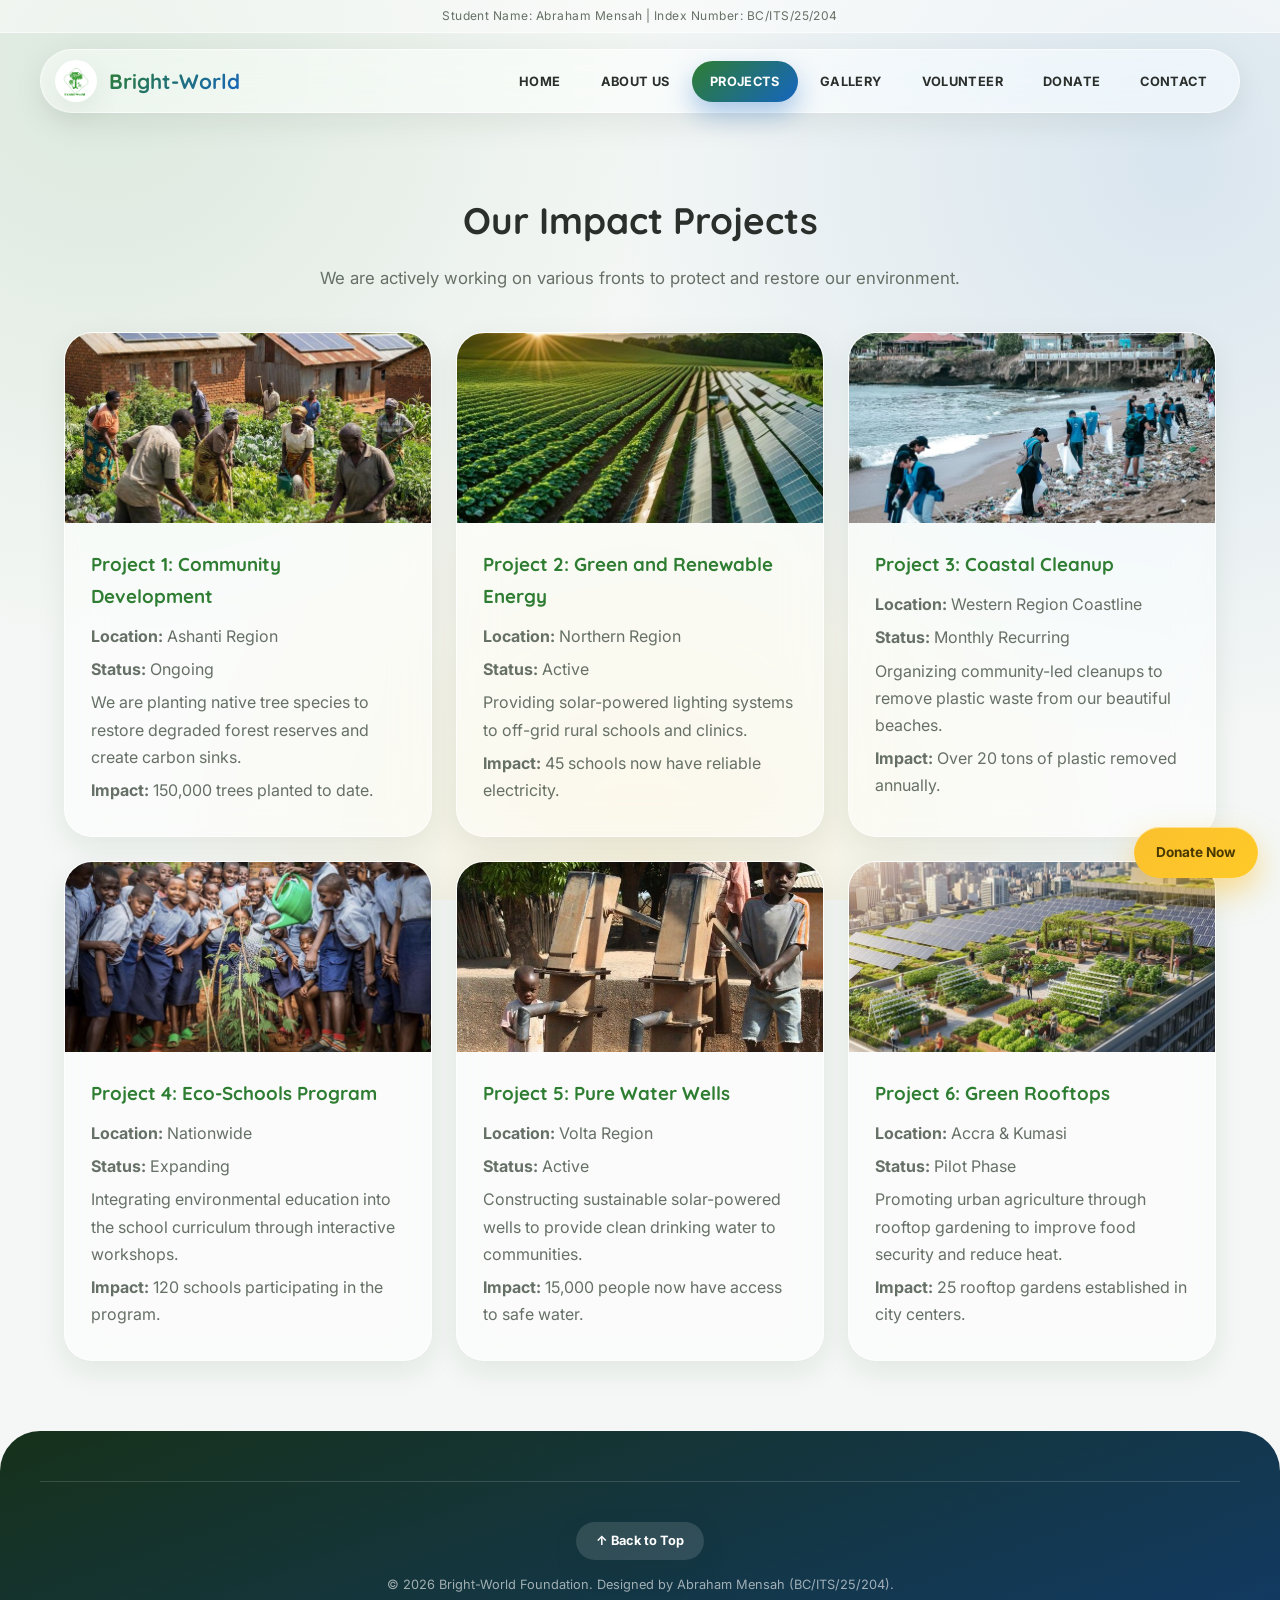
<file: projects.html>
<!DOCTYPE html>
<html lang="en">
<head>
    <meta charset="UTF-8">
    <meta name="viewport" content="width=device-width, initial-scale=1.0">
    <meta name="description" content="Explore Bright-World Foundation's active projects: reforestation, renewable energy, coastal cleanup, eco-education, clean water wells, and urban farming.">
    <title>Our Projects | Bright-World Foundation</title>
    <link rel="stylesheet" href="css/style.css">
</head>
<body>
    <div class="header-top">
        Student Name: Abraham Mensah | Index Number: BC/ITS/25/204
    </div>

    <header>
        <div class="nav-container">
            <div class="logo-section">
                <img src="images/Bright world.png" alt="Bright-World Foundation Logo">
                <h1>Bright-World</h1>
            </div>
            <input type="checkbox" id="nav-toggle" class="nav-toggle">
            <label for="nav-toggle" class="nav-toggle-label" aria-label="Toggle navigation menu">
                <span></span><span></span><span></span>
            </label>
            <nav>
                <ul>
                    <li><a href="index.html">HOME</a></li>
                    <li><a href="about.html">ABOUT US</a></li>
                    <li><a href="projects.html" aria-current="page">PROJECTS</a></li>
                    <li><a href="gallery.html">GALLERY</a></li>
                    <li><a href="volunteer.html">VOLUNTEER</a></li>
                    <li><a href="donate.html">DONATE</a></li>
                    <li><a href="contact.html">CONTACT</a></li>
                </ul>
            </nav>
        </div>
    </header>

    <a href="donate.html" class="float-donate">Donate Now</a>

    <main>
        <section class="section-title">
            <h2>Our Impact Projects</h2>
            <p>We are actively working on various fronts to protect and restore our environment.</p>
        </section>

        <section class="grid-container">
            <!-- Project 1 -->
            <div class="card">
                <div class="card-img"><img src="images/Community Development.png" alt="Reforestation"></div>
                <div class="card-content">
                    <h3>Project 1: Community Development</h3>
                    <p><strong>Location:</strong> Ashanti Region</p>
                    <p><strong>Status:</strong> Ongoing</p>
                    <p>We are planting native tree species to restore degraded forest reserves and create carbon sinks.</p>
                    <p><strong>Impact:</strong> 150,000 trees planted to date.</p>
                </div>
            </div>

            <!-- Project 2 -->
            <div class="card">
                <div class="card-img"><img src="images/Green and Renewable Energy.png" alt="Solar Energy"></div>
                <div class="card-content">
                    <h3>Project 2: Green and Renewable Energy</h3>
                    <p><strong>Location:</strong> Northern Region</p>
                    <p><strong>Status:</strong> Active</p>
                    <p>Providing solar-powered lighting systems to off-grid rural schools and clinics.</p>
                    <p><strong>Impact:</strong> 45 schools now have reliable electricity.</p>
                </div>
            </div>

            <!-- Project 3 -->
            <div class="card">
                <div class="card-img"><img src="images/costal.jpg" alt="Beach Cleanup"></div>
                <div class="card-content">
                    <h3>Project 3: Coastal Cleanup</h3>
                    <p><strong>Location:</strong> Western Region Coastline</p>
                    <p><strong>Status:</strong> Monthly Recurring</p>
                    <p>Organizing community-led cleanups to remove plastic waste from our beautiful beaches.</p>
                    <p><strong>Impact:</strong> Over 20 tons of plastic removed annually.</p>
                </div>
            </div>

            <!-- Project 4 -->
            <div class="card">
                <div class="card-img"><img src="images/Environmental Education.png" alt="Climate Education"></div>
                <div class="card-content">
                    <h3>Project 4: Eco-Schools Program</h3>
                    <p><strong>Location:</strong> Nationwide</p>
                    <p><strong>Status:</strong> Expanding</p>
                    <p>Integrating environmental education into the school curriculum through interactive workshops.</p>
                    <p><strong>Impact:</strong> 120 schools participating in the program.</p>
                </div>
            </div>

            <!-- Project 5 -->
            <div class="card">
                <div class="card-img"><img src="images/Water and Sanitation.png" alt="Clean Water"></div>
                <div class="card-content">
                    <h3>Project 5: Pure Water Wells</h3>
                    <p><strong>Location:</strong> Volta Region</p>
                    <p><strong>Status:</strong> Active</p>
                    <p>Constructing sustainable solar-powered wells to provide clean drinking water to communities.</p>
                    <p><strong>Impact:</strong> 15,000 people now have access to safe water.</p>
                </div>
            </div>

            <!-- Project 6 -->
            <div class="card">
                <div class="card-img"><img src="images/rooftop.jpg" alt="Urban Farming"></div>
                <div class="card-content">
                    <h3>Project 6: Green Rooftops</h3>
                    <p><strong>Location:</strong> Accra & Kumasi</p>
                    <p><strong>Status:</strong> Pilot Phase</p>
                    <p>Promoting urban agriculture through rooftop gardening to improve food security and reduce heat.</p>
                    <p><strong>Impact:</strong> 25 rooftop gardens established in city centers.</p>
                </div>
            </div>
        </section>
    </main>

    <footer>
        <div class="footer-bottom">
            <a href="#top" class="back-to-top">↑ Back to Top</a>
            <p style="margin-top:14px;">&copy; 2026 Bright-World Foundation. Designed by Abraham Mensah (BC/ITS/25/204).</p>
        </div>
    </footer>
</body>
</html>
</file>
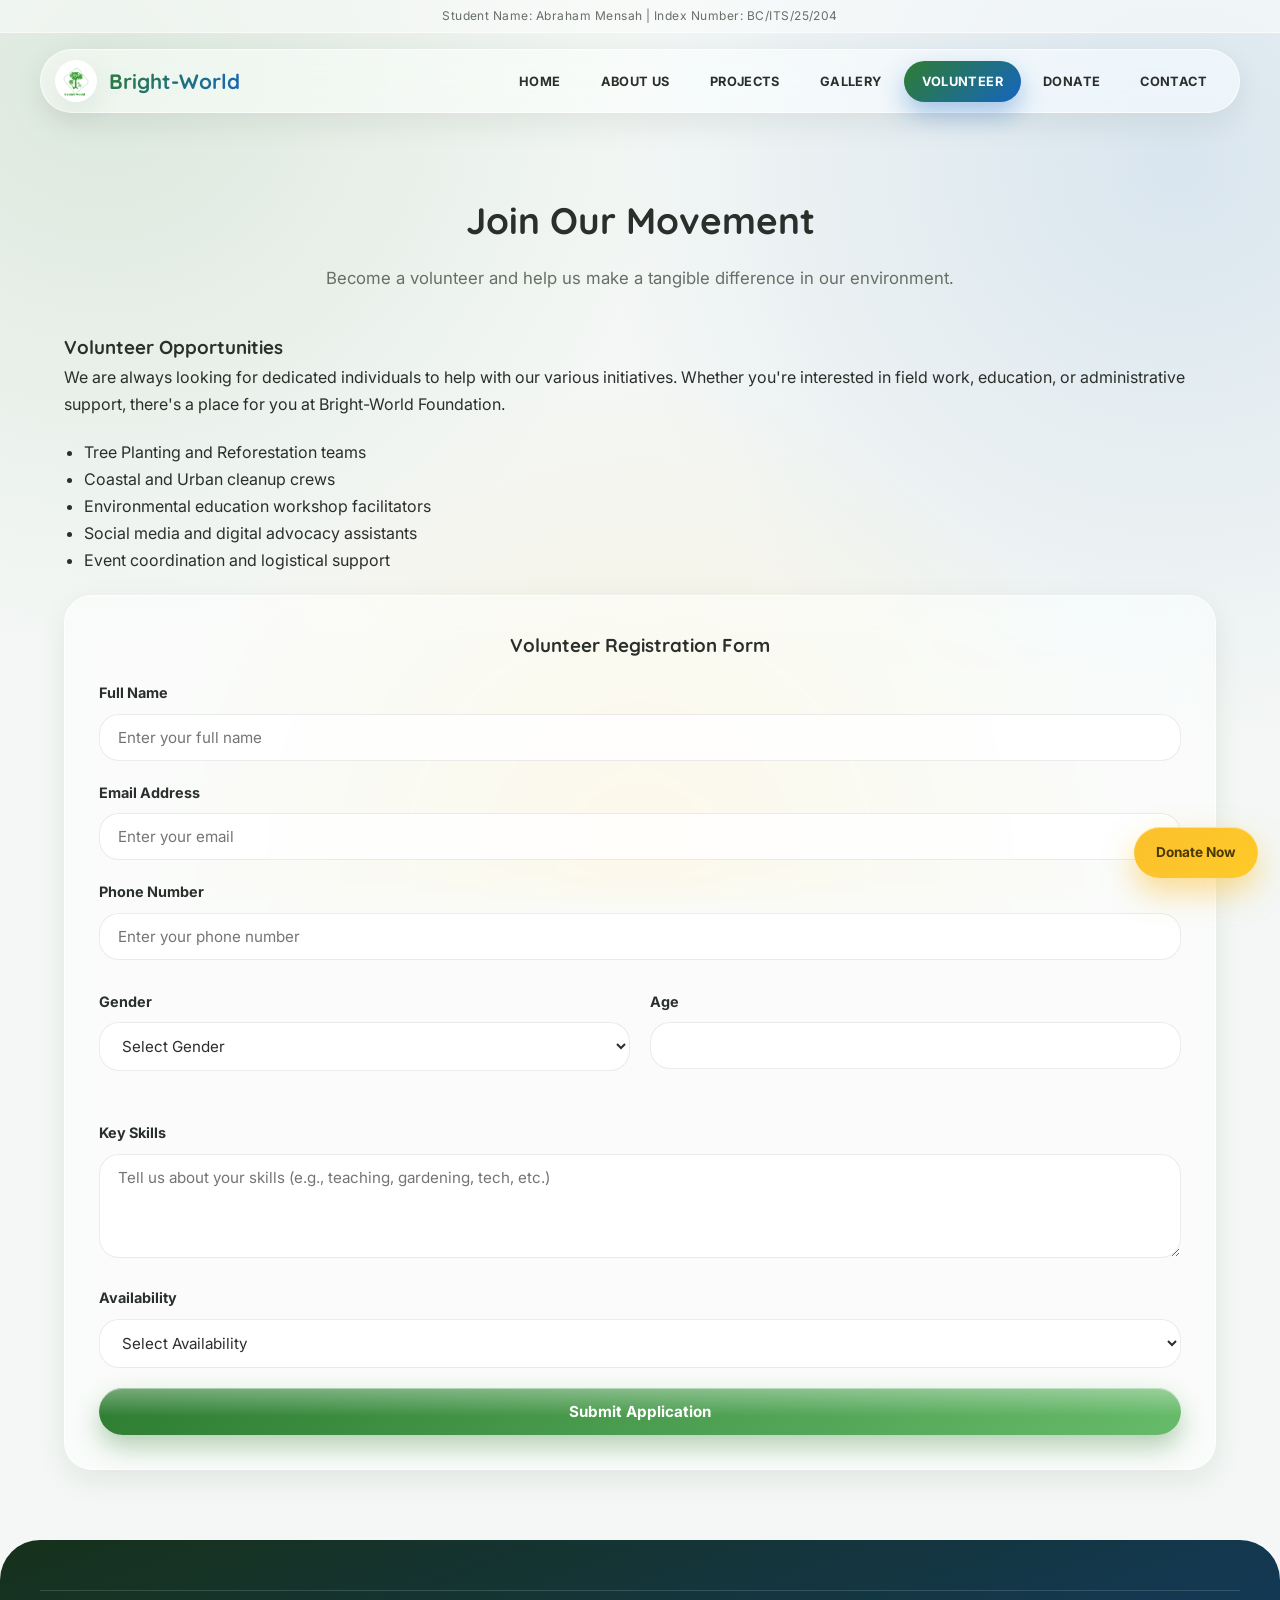
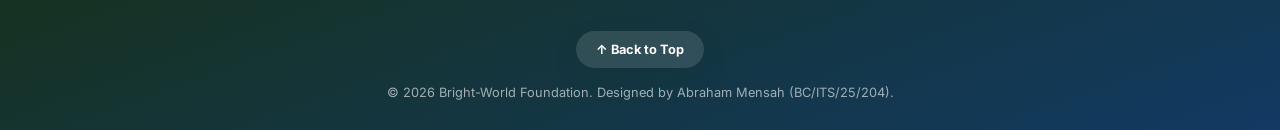
<file: volunteer.html>
<!DOCTYPE html>
<html lang="en">
<head>
    <meta charset="UTF-8">
    <meta name="viewport" content="width=device-width, initial-scale=1.0">
    <meta name="description" content="Become a Bright-World Foundation volunteer. Join reforestation teams, cleanup crews, education facilitators, and more across Ghana.">
    <title>Volunteer | Bright-World Foundation</title>
    <link rel="stylesheet" href="css/style.css">
</head>
<body>
    <div class="header-top">
        Student Name: Abraham Mensah | Index Number: BC/ITS/25/204
    </div>

    <header>
        <div class="nav-container">
            <div class="logo-section">
                <img src="images/Bright world.png" alt="Bright-World Foundation Logo">
                <h1>Bright-World</h1>
            </div>
            <input type="checkbox" id="nav-toggle" class="nav-toggle">
            <label for="nav-toggle" class="nav-toggle-label" aria-label="Toggle navigation menu">
                <span></span><span></span><span></span>
            </label>
            <nav>
                <ul>
                    <li><a href="index.html">HOME</a></li>
                    <li><a href="about.html">ABOUT US</a></li>
                    <li><a href="projects.html">PROJECTS</a></li>
                    <li><a href="gallery.html">GALLERY</a></li>
                    <li><a href="volunteer.html" aria-current="page">VOLUNTEER</a></li>
                    <li><a href="donate.html">DONATE</a></li>
                    <li><a href="contact.html">CONTACT</a></li>
                </ul>
            </nav>
        </div>
    </header>

    <a href="donate.html" class="float-donate">Donate Now</a>

    <main>
        <section class="section-title">
            <h2>Join Our Movement</h2>
            <p>Become a volunteer and help us make a tangible difference in our environment.</p>
        </section>

        <section id="volunteer-info">
            <h3>Volunteer Opportunities</h3>
            <p>We are always looking for dedicated individuals to help with our various initiatives. Whether you're interested in field work, education, or administrative support, there's a place for you at Bright-World Foundation.</p>
            <ul style="margin: 20px 0; padding-left: 20px; list-style: disc;">
                <li>Tree Planting and Reforestation teams</li>
                <li>Coastal and Urban cleanup crews</li>
                <li>Environmental education workshop facilitators</li>
                <li>Social media and digital advocacy assistants</li>
                <li>Event coordination and logistical support</li>
            </ul>
        </section>

        <section id="volunteer-form">
            <div class="form-container">
                <h3 style="margin-bottom: 20px; text-align: center;">Volunteer Registration Form</h3>
                <form action="#" method="POST">
                    <div class="form-group">
                        <label for="fullname">Full Name</label>
                        <input type="text" id="fullname" name="fullname" required placeholder="Enter your full name" autocomplete="name">
                    </div>

                    <div class="form-group">
                        <label for="email">Email Address</label>
                        <input type="email" id="email" name="email" required placeholder="Enter your email" autocomplete="email">
                    </div>

                    <div class="form-group">
                        <label for="phone">Phone Number</label>
                        <input type="tel" id="phone" name="phone" required placeholder="Enter your phone number" autocomplete="tel">
                    </div>

                    <div class="grid-container" style="gap: 20px;">
                        <div class="form-group">
                            <label for="gender">Gender</label>
                            <select id="gender" name="gender" required>
                                <option value="">Select Gender</option>
                                <option value="male">Male</option>
                                <option value="female">Female</option>
                                <option value="other">Other</option>
                            </select>
                        </div>
                        <div class="form-group">
                            <label for="age">Age</label>
                            <input type="number" id="age" name="age" required min="13" max="100">
                        </div>
                    </div>

                    <div class="form-group">
                        <label for="skills">Key Skills</label>
                        <textarea id="skills" name="skills" rows="4" placeholder="Tell us about your skills (e.g., teaching, gardening, tech, etc.)"></textarea>
                    </div>

                    <div class="form-group">
                        <label for="availability">Availability</label>
                        <select id="availability" name="availability" required>
                            <option value="">Select Availability</option>
                            <option value="weekdays">Weekdays</option>
                            <option value="weekends">Weekends</option>
                            <option value="evenings">Evenings</option>
                            <option value="flexible">Flexible</option>
                        </select>
                    </div>

                    <button type="submit" class="btn" style="width: 100%;">Submit Application</button>
                </form>
            </div>
        </section>
    </main>

    <footer>
        <div class="footer-bottom">
            <a href="#top" class="back-to-top">↑ Back to Top</a>
            <p style="margin-top:14px;">&copy; 2026 Bright-World Foundation. Designed by Abraham Mensah (BC/ITS/25/204).</p>
        </div>
    </footer>
</body>
</html>
</file>
<file: css/style.css>
/* ==========================================================================
   Bright-World Foundation — Stylesheet
   Design language: "Liquid Glass" — frosted glass surfaces, pill-shaped
   controls, soft depth and gentle motion, built around the brand's
   earth (green), sky (blue) and sun (yellow) palette.
   ========================================================================== */

@import url('https://fonts.googleapis.com/css2?family=Quicksand:wght@500;600;700&family=Inter:wght@400;500;600;700&display=swap');

/* -------------------------------- Tokens -------------------------------- */
:root {
    --primary-color: #2e7d32;
    --primary-light: #66bb6a;
    --secondary-color: #1565c0;
    --secondary-light: #42a5f5;
    --accent-color: #fbc02d;
    --text-color: #2b2f2c;
    --text-muted: #667066;
    --light-bg: #f4f7f5;
    --white: #ffffff;

    --glass: rgba(255, 255, 255, 0.55);
    --glass-strong: rgba(255, 255, 255, 0.75);
    --glass-border: rgba(255, 255, 255, 0.65);

    --shadow: 0 10px 30px rgba(20, 45, 30, 0.08);
    --shadow-lg: 0 22px 48px rgba(20, 45, 30, 0.16);
    --shadow-btn-primary: 0 12px 26px rgba(46, 125, 50, 0.35);
    --shadow-btn-secondary: 0 12px 26px rgba(21, 101, 192, 0.35);

    --radius-lg: 28px;
    --radius-md: 20px;
    --radius-sm: 14px;
    --radius-pill: 999px;

    --font-display: 'Quicksand', 'Segoe UI', sans-serif;
    --font-body: 'Inter', 'Segoe UI', sans-serif;
}

/* -------------------------------- Reset ---------------------------------- */
* { margin: 0; padding: 0; box-sizing: border-box; }

html {
    scroll-behavior: smooth;
}

body {
    font-family: var(--font-body);
    color: var(--text-color);
    line-height: 1.7;
    background:
        radial-gradient(circle at 8% 8%, rgba(46, 125, 50, 0.12), transparent 40%),
        radial-gradient(circle at 92% 18%, rgba(21, 101, 192, 0.12), transparent 42%),
        radial-gradient(circle at 50% 95%, rgba(251, 192, 45, 0.12), transparent 45%),
        var(--light-bg);
    background-attachment: fixed;
    min-height: 100vh;
}

img { max-width: 100%; display: block; }
a { text-decoration: none; color: inherit; }
ul { list-style: none; }

h1, h2, h3, h4 { font-family: var(--font-display); font-weight: 700; color: var(--text-color); }

main { max-width: 1200px; margin: 0 auto; padding: 0 24px; }

/* --------------------------- Student info bar ---------------------------- */
.header-top {
    text-align: center;
    font-size: 0.75rem;
    letter-spacing: 0.04em;
    color: var(--text-muted);
    background: rgba(255, 255, 255, 0.5);
    padding: 6px 10px;
    border-bottom: 1px solid rgba(255,255,255,0.6);
}

/* --------------------------------- Header --------------------------------- */
header {
    position: sticky;
    top: 0;
    z-index: 1000;
    padding: 16px 20px;
}

.nav-container {
    max-width: 1200px;
    margin: 0 auto;
    display: flex;
    align-items: center;
    justify-content: space-between;
    gap: 16px;
    background: var(--glass);
    backdrop-filter: blur(22px) saturate(180%);
    -webkit-backdrop-filter: blur(22px) saturate(180%);
    border: 1px solid var(--glass-border);
    border-radius: var(--radius-pill);
    padding: 10px 14px 10px 14px;
    box-shadow: var(--shadow);
}

.logo-section {
    display: flex;
    align-items: center;
    gap: 12px;
}

.logo-section img {
    width: 42px;
    height: 42px;
    object-fit: cover;
    border-radius: 50%;
    background: var(--white);
    box-shadow: var(--shadow);
    padding: 2px;
}

.logo-section h1 {
    font-size: 1.3rem;
    background: linear-gradient(135deg, var(--primary-color), var(--secondary-color));
    -webkit-background-clip: text;
    background-clip: text;
    color: transparent;
}

nav ul {
    display: flex;
    align-items: center;
    gap: 4px;
    flex-wrap: wrap;
}

nav ul li a {
    display: inline-block;
    padding: 10px 18px;
    border-radius: var(--radius-pill);
    font-size: 0.8rem;
    font-weight: 700;
    letter-spacing: 0.03em;
    color: var(--text-color);
    transition: all 0.3s cubic-bezier(.2,.8,.2,1);
}

nav ul li a:hover,
nav ul li a:focus-visible {
    background: linear-gradient(135deg, var(--primary-color), var(--secondary-color));
    color: var(--white);
    box-shadow: var(--shadow-btn-secondary);
    transform: translateY(-2px);
}

nav ul li a[aria-current="page"] {
    background: linear-gradient(135deg, var(--primary-color), var(--secondary-color));
    color: var(--white);
    box-shadow: var(--shadow-btn-secondary);
}

/* Mobile nav toggle (pure CSS checkbox hack — no JavaScript) */
.nav-toggle { display: none; }
.nav-toggle-label {
    display: none;
    flex-direction: column;
    justify-content: center;
    gap: 5px;
    width: 40px;
    height: 40px;
    border-radius: 50%;
    background: var(--glass-strong);
    box-shadow: var(--shadow);
    cursor: pointer;
    align-items: center;
}
.nav-toggle-label span {
    width: 18px;
    height: 2px;
    background: var(--primary-color);
    border-radius: var(--radius-pill);
    transition: all 0.3s ease;
}

/* --------------------------------- Buttons --------------------------------- */
.btn {
    display: inline-block;
    position: relative;
    overflow: hidden;
    padding: 14px 30px;
    border: none;
    border-radius: var(--radius-pill);
    background: linear-gradient(135deg, var(--primary-color), var(--primary-light));
    color: var(--white);
    font-family: var(--font-body);
    font-weight: 700;
    font-size: 0.95rem;
    cursor: pointer;
    box-shadow: var(--shadow-btn-primary), inset 0 1px 0 rgba(255,255,255,0.4);
    transition: transform 0.25s cubic-bezier(.2,.8,.2,1), box-shadow 0.25s ease;
}
.btn::after {
    content: '';
    position: absolute;
    inset: 0;
    background: linear-gradient(180deg, rgba(255,255,255,0.35), transparent 60%);
    pointer-events: none;
}
.btn:hover { transform: translateY(-3px) scale(1.02); box-shadow: 0 18px 34px rgba(46,125,50,0.4), inset 0 1px 0 rgba(255,255,255,0.4); }
.btn:active { transform: translateY(0) scale(0.97); }

.btn-secondary {
    background: linear-gradient(135deg, var(--secondary-color), var(--secondary-light));
    box-shadow: var(--shadow-btn-secondary), inset 0 1px 0 rgba(255,255,255,0.4);
}
.btn-secondary:hover { box-shadow: 0 18px 34px rgba(21,101,192,0.42), inset 0 1px 0 rgba(255,255,255,0.4); }

/* Floating quick-donate bubble */
.float-donate {
    position: fixed;
    right: 22px;
    bottom: 22px;
    z-index: 999;
    padding: 14px 22px;
    border-radius: var(--radius-pill);
    background: linear-gradient(135deg, var(--accent-color), #ffca28);
    color: #4a3900;
    font-weight: 700;
    font-size: 0.85rem;
    box-shadow: 0 14px 30px rgba(251,192,45,0.5), inset 0 1px 0 rgba(255,255,255,0.5);
    transition: transform 0.25s ease, box-shadow 0.25s ease;
}
.float-donate:hover { transform: translateY(-4px) scale(1.03); }

/* --------------------------------- Hero --------------------------------- */
.hero {
    max-width: 880px;
    margin: 0 auto;
    text-align: center;
    padding: 100px 20px 90px;
}
.hero h2 {
    font-size: clamp(2rem, 5vw, 3.4rem);
    line-height: 1.15;
    margin-bottom: 20px;
    background: linear-gradient(135deg, var(--primary-color), var(--secondary-color));
    -webkit-background-clip: text;
    background-clip: text;
    color: transparent;
}
.hero p { font-size: 1.15rem; color: var(--text-muted); margin-bottom: 36px; }
.hero-btns { display: flex; gap: 16px; justify-content: center; flex-wrap: wrap; }

/* ------------------------------ Section title ------------------------------ */
.section-title { text-align: center; max-width: 700px; margin: 0 auto 40px; padding-top: 60px; }
.section-title h2 { font-size: clamp(1.7rem, 3.5vw, 2.3rem); margin-bottom: 12px; }
.section-title p { color: var(--text-muted); font-size: 1.05rem; }

.light-bg {
    background: var(--glass);
    backdrop-filter: blur(10px);
    border-radius: var(--radius-lg);
    padding: 40px 24px 70px;
    margin: 40px 0;
}

/* -------------------------------- Layout -------------------------------- */
.flex-container { display: flex; flex-wrap: wrap; gap: 24px; margin: 30px 0; }
.grid-container {
    display: grid;
    grid-template-columns: repeat(auto-fit, minmax(280px, 1fr));
    gap: 24px;
    margin: 30px 0;
}

/* --------------------------------- Cards --------------------------------- */
.card {
    background: var(--glass);
    backdrop-filter: blur(18px) saturate(160%);
    -webkit-backdrop-filter: blur(18px) saturate(160%);
    border: 1px solid var(--glass-border);
    border-radius: var(--radius-lg);
    box-shadow: var(--shadow);
    overflow: hidden;
    transition: transform 0.35s cubic-bezier(.2,.8,.2,1), box-shadow 0.35s ease;
}
.card:hover { transform: translateY(-8px); box-shadow: var(--shadow-lg); }

.card-img { height: 190px; overflow: hidden; }
.card-img img { width: 100%; height: 100%; object-fit: cover; transition: transform 0.6s ease; }
.card:hover .card-img img { transform: scale(1.08); }

.card-content { padding: 26px; }
.card-content h3, .card-content h4 { color: var(--primary-color); margin-bottom: 10px; }
.card-content p { color: var(--text-muted); margin-bottom: 6px; }

/* -------------------------------- Statistics -------------------------------- */
.stats-section { padding: 60px 0; }
.stats-grid {
    display: grid;
    grid-template-columns: repeat(auto-fit, minmax(180px, 1fr));
    gap: 20px;
}
.stat-item {
    text-align: center;
    padding: 34px 16px;
    background: var(--glass-strong);
    backdrop-filter: blur(14px);
    border: 1px solid var(--glass-border);
    border-radius: var(--radius-lg);
    box-shadow: var(--shadow);
    transition: transform 0.3s ease;
}
.stat-item:hover { transform: translateY(-6px); }
.stat-item h3 {
    font-size: 2.3rem;
    background: linear-gradient(135deg, var(--primary-color), var(--secondary-color));
    -webkit-background-clip: text;
    background-clip: text;
    color: transparent;
    margin-bottom: 6px;
}
.stat-item p { color: var(--text-muted); font-weight: 600; font-size: 0.9rem; }

/* -------------------------------- Testimonials -------------------------------- */
#testimonials blockquote {
    background: var(--glass) !important;
    backdrop-filter: blur(14px);
    border: 1px solid var(--glass-border);
    border-left: 5px solid var(--primary-color) !important;
    border-radius: var(--radius-md);
    box-shadow: var(--shadow);
    font-style: italic;
    color: var(--text-color);
}
#testimonials blockquote footer {
    font-style: normal;
    font-weight: 700;
    color: var(--secondary-color) !important;
}

/* ---------------------------------- Tables ---------------------------------- */
table {
    width: 100%;
    border-collapse: separate;
    border-spacing: 0;
    margin: 20px 0 40px;
    background: var(--glass);
    backdrop-filter: blur(14px);
    border-radius: var(--radius-md);
    overflow: hidden;
    box-shadow: var(--shadow);
}
thead { background: linear-gradient(135deg, var(--primary-color), var(--secondary-color)); }
th { padding: 16px 20px; color: var(--white); text-align: left; font-weight: 700; }
td { padding: 16px 20px; border-top: 1px solid rgba(0,0,0,0.06); color: var(--text-muted); }
tbody tr:hover { background: rgba(255,255,255,0.6); }

/* ----------------------------------- Forms ----------------------------------- */
.form-container {
    background: var(--glass);
    backdrop-filter: blur(18px) saturate(160%);
    border: 1px solid var(--glass-border);
    border-radius: var(--radius-lg);
    box-shadow: var(--shadow);
    padding: 34px;
}
.form-group { margin-bottom: 20px; }
.form-group label { display: block; font-weight: 700; margin-bottom: 8px; font-size: 0.9rem; }
.form-group input,
.form-group select,
.form-group textarea {
    width: 100%;
    padding: 13px 18px;
    border-radius: var(--radius-md);
    border: 1px solid rgba(0,0,0,0.08);
    background: rgba(255,255,255,0.8);
    font-family: var(--font-body);
    font-size: 0.95rem;
    color: var(--text-color);
    transition: box-shadow 0.25s ease, border-color 0.25s ease;
}
.form-group input:focus,
.form-group select:focus,
.form-group textarea:focus {
    outline: none;
    border-color: var(--secondary-color);
    box-shadow: 0 0 0 4px rgba(21, 101, 192, 0.15);
}
.form-group textarea { resize: vertical; }

/* Donation amount pills */
#donation-form label[style] {
    border-radius: var(--radius-md) !important;
    background: rgba(255,255,255,0.7);
    transition: all 0.25s ease;
}
#donation-form label[style]:hover { transform: translateY(-2px); box-shadow: var(--shadow); }

/* ------------------------------- FAQ accordion ------------------------------- */
.faq {
    background: var(--glass);
    backdrop-filter: blur(14px);
    border: 1px solid var(--glass-border);
    border-radius: var(--radius-md);
    box-shadow: var(--shadow);
    padding: 6px 24px;
    margin-bottom: 14px;
    overflow: hidden;
}
.faq summary {
    cursor: pointer;
    padding: 18px 0;
    font-weight: 700;
    color: var(--primary-color);
    list-style: none;
    position: relative;
}
.faq summary::-webkit-details-marker { display: none; }
.faq summary::after {
    content: '+';
    position: absolute;
    right: 4px;
    top: 14px;
    font-size: 1.4rem;
    color: var(--secondary-color);
    transition: transform 0.3s ease;
}
.faq[open] summary::after { transform: rotate(45deg); }
.faq p { padding-bottom: 18px; color: var(--text-muted); }

/* ----------------------------- Newsletter section ----------------------------- */
.newsletter {
    text-align: center;
    max-width: 640px;
    margin: 60px auto;
    padding: 44px 30px;
    background: linear-gradient(135deg, rgba(46,125,50,0.9), rgba(21,101,192,0.9));
    border-radius: var(--radius-lg);
    box-shadow: var(--shadow-lg);
    color: var(--white);
}
.newsletter h3 { color: var(--white); margin-bottom: 8px; }
.newsletter p { color: rgba(255,255,255,0.9); margin-bottom: 22px; }
.newsletter-form { display: flex; gap: 10px; flex-wrap: wrap; justify-content: center; }
.newsletter-form input[type="email"] {
    flex: 1;
    min-width: 220px;
    padding: 13px 20px;
    border-radius: var(--radius-pill);
    border: none;
    font-family: var(--font-body);
}
.newsletter-form button {
    padding: 13px 26px;
    border: none;
    border-radius: var(--radius-pill);
    background: var(--accent-color);
    color: #4a3900;
    font-weight: 700;
    cursor: pointer;
    transition: transform 0.25s ease;
}
.newsletter-form button:hover { transform: translateY(-2px); }

/* --------------------------------- Back to top --------------------------------- */
.back-to-top {
    display: block;
    width: fit-content;
    margin: 10px auto 0;
    padding: 8px 20px;
    border-radius: var(--radius-pill);
    background: var(--glass-strong);
    box-shadow: var(--shadow);
    font-size: 0.8rem;
    font-weight: 700;
    color: var(--secondary-color);
}
.back-to-top:hover { transform: translateY(-3px); }

/* ---------------------------------- Footer ---------------------------------- */
footer {
    margin-top: 70px;
    background: linear-gradient(160deg, #16311a, #123a63);
    color: rgba(255,255,255,0.9);
    border-radius: 40px 40px 0 0;
    padding: 50px 24px 0;
}
.footer-grid {
    max-width: 1200px;
    margin: 0 auto;
    display: grid;
    grid-template-columns: repeat(auto-fit, minmax(220px, 1fr));
    gap: 30px;
    padding-bottom: 40px;
}
.footer-grid h3 { color: var(--white); margin-bottom: 14px; font-size: 1.05rem; }
.footer-grid p, .footer-grid a { color: rgba(255,255,255,0.75); font-size: 0.9rem; }
.footer-links ul li { margin-bottom: 8px; }
.footer-links a:hover { color: var(--accent-color); }
.footer-bottom {
    max-width: 1200px;
    margin: 0 auto;
    text-align: center;
    padding: 20px 0 26px;
    border-top: 1px solid rgba(255,255,255,0.15);
    font-size: 0.8rem;
    color: rgba(255,255,255,0.6);
}
footer .back-to-top { background: rgba(255,255,255,0.12); color: var(--white); margin-top: 20px; }

/* -------------------------------- Gallery -------------------------------- */
.gallery-item { border-radius: var(--radius-lg) !important; }
.gallery-overlay {
    backdrop-filter: blur(6px);
    background: linear-gradient(135deg, rgba(46,125,50,0.85), rgba(21,101,192,0.85)) !important;
}

/* ================================ Responsive ================================ */

/* Tablet: 768px - 991px */
@media (max-width: 991px) {
    .hero { padding: 80px 20px 70px; }
    .form-container { padding: 26px; }
}

/* Mobile: below 768px */
@media (max-width: 768px) {
    .nav-toggle-label { display: flex; }
    nav {
        flex-basis: 100%;
        max-height: 0;
        overflow: hidden;
        transition: max-height 0.35s ease;
    }
    nav ul { flex-direction: column; align-items: stretch; gap: 6px; padding: 10px 0 4px; width: 100%; }
    nav ul li a { display: block; text-align: center; }
    .nav-toggle:checked ~ nav { max-height: 400px; }
    .nav-container { flex-wrap: wrap; border-radius: var(--radius-lg); }
    .grid-container { grid-template-columns: 1fr; }
    .float-donate { padding: 12px 18px; font-size: 0.8rem; }
}

/* Small mobile: below 480px */
@media (max-width: 480px) {
    main { padding: 0 16px; }
    .hero h2 { font-size: 1.8rem; }
    .form-container { padding: 18px; }
    .card-content { padding: 18px; }
    .newsletter-form { flex-direction: column; }
}
</file>
